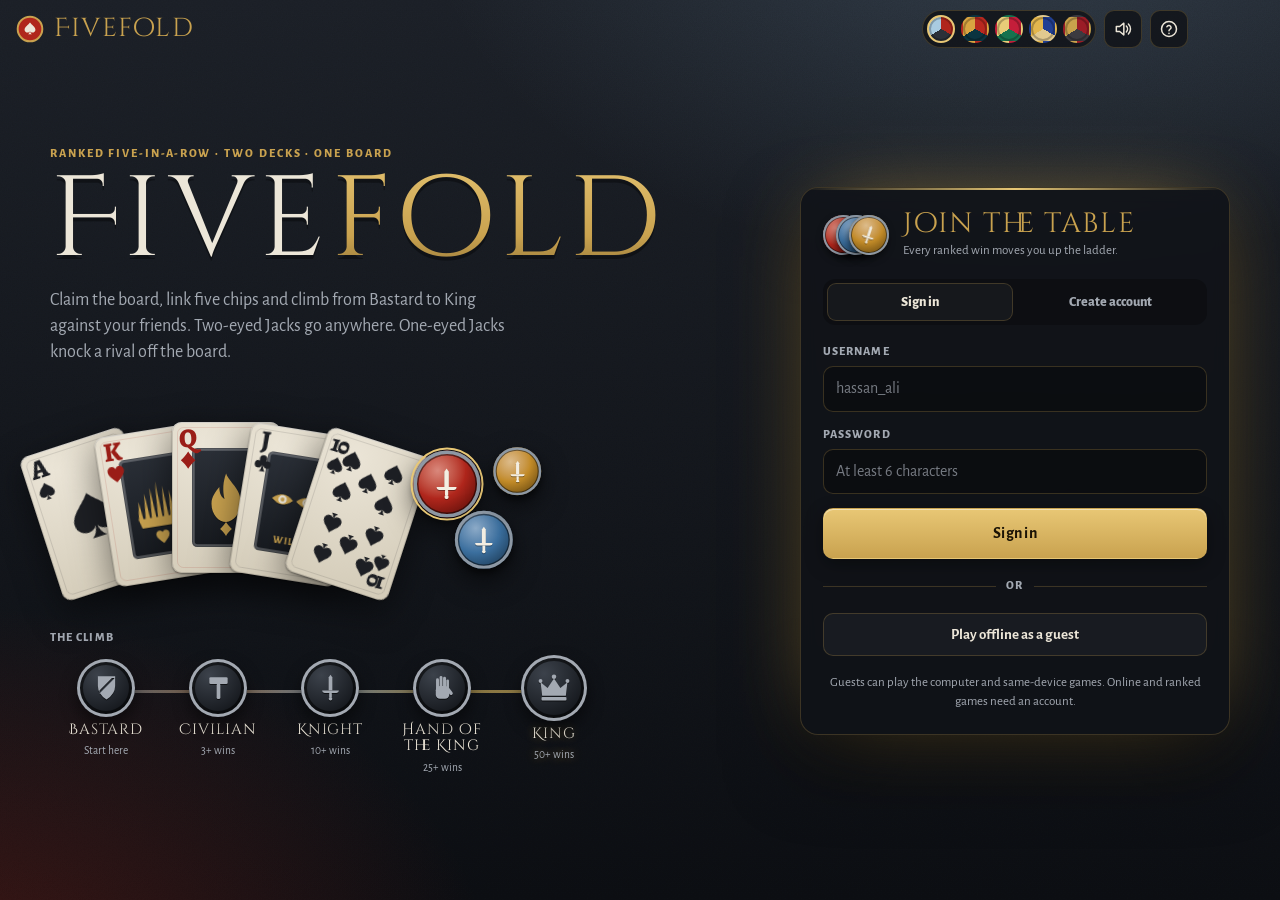
<file: public/index.html>
<!doctype html>
<html lang="en">
<head>
<meta charset="utf-8">
<meta name="viewport" content="width=device-width, initial-scale=1, viewport-fit=cover">
<meta name="theme-color" content="#061b22">
<meta name="description" content="Fivefold: a themed five-in-a-row card board game. Play the computer, pass and play, or ranked online games with friends.">
<meta name="apple-mobile-web-app-capable" content="yes">
<meta name="mobile-web-app-capable" content="yes">
<meta name="apple-mobile-web-app-status-bar-style" content="black-translucent">
<meta name="apple-mobile-web-app-title" content="Fivefold">
<meta name="format-detection" content="telephone=no">
<title>Fivefold</title>
<link rel="manifest" href="manifest.webmanifest">
<link rel="icon" href="icons/icon-192.png" type="image/png">
<link rel="apple-touch-icon" href="icons/icon-180.png">
<link rel="preconnect" href="https://fonts.googleapis.com">
<link rel="preconnect" href="https://fonts.gstatic.com" crossorigin>
<link rel="preconnect" href="https://rkrywbtpefdtixstkaxs.supabase.co" crossorigin>
<link rel="stylesheet" href="https://fonts.googleapis.com/css2?family=Alegreya:wght@500;700;800&family=Alegreya+Sans:wght@400;500;700;800&family=Pirata+One&family=Limelight&family=Cinzel:wght@600;700;800&family=Cinzel+Decorative:wght@700&family=IM+Fell+English+SC&display=swap">
<link rel="stylesheet" href="css/styles.css?v=5">
<link rel="stylesheet" href="css/power.css?v=1">
<script>
  // Paint the saved theme and the right first screen before anything else loads (no flash).
  (function () {
    try {
      var k = JSON.parse(localStorage.getItem('ff-skin') || '"iron"');
      document.documentElement.dataset.skin = ['pirate', 'casino', 'egypt', 'medieval', 'iron'].indexOf(k) >= 0 ? k : 'iron';
      var signedIn = !!localStorage.getItem('ff-auth');
      var guest = sessionStorage.getItem('ff-guest') === '1';
      document.documentElement.dataset.boot = signedIn || guest ? 'menu' : 'auth';
    } catch (e) { document.documentElement.dataset.boot = 'auth'; }
  })();
</script>
</head>
<body>
<svg width="0" height="0" style="position:absolute" aria-hidden="true"><defs id="sprite"></defs></svg>
<div class="embers" aria-hidden="true"><i></i><i></i><i></i><i></i><i></i><i></i><i></i><i></i><i></i><i></i><i></i><i></i><i></i><i></i><i></i><i></i></div>
<div class="app" id="app">
  <header class="topbar">
    <button class="brand" id="brandBtn" aria-label="Main menu">
      <svg class="brand-mark" viewBox="0 0 100 100"><circle cx="50" cy="50" r="44" style="fill:var(--t0)"/><circle cx="50" cy="50" r="44" fill="none" style="stroke:var(--accent)" stroke-width="7"/><use href="#su-S" x="27" y="25" width="46" height="46" style="fill:var(--ink)"/></svg>
      <span class="brand-name">Fivefold</span>
    </button>
    <div class="bar-right">
      <div class="skins" id="skinDots" role="group" aria-label="Theme">
        <button class="skin-dot" data-k="iron" title="Iron Realm" aria-label="Iron Realm theme"></button>
        <button class="skin-dot" data-k="pirate" title="Pirate Cove" aria-label="Pirate Cove theme"></button>
        <button class="skin-dot" data-k="casino" title="Royal Casino" aria-label="Royal Casino theme"></button>
        <button class="skin-dot" data-k="egypt" title="Ancient Egypt" aria-label="Ancient Egypt theme"></button>
        <button class="skin-dot" data-k="medieval" title="Medieval Kingdom" aria-label="Medieval Kingdom theme"></button>
      </div>
      <button class="icon-btn" id="soundBtn" aria-label="Sound on or off"><svg viewBox="0 0 24 24"><path d="M4 9v6h4l5 4V5L8 9H4z"/><path class="wave" d="M16 8.5a5 5 0 0 1 0 7M18.5 6a8.5 8.5 0 0 1 0 12"/><path class="mute" d="M17 9l5 6M22 9l-5 6"/></svg></button>
      <button class="icon-btn" id="rulesBtn" aria-label="How to play"><svg viewBox="0 0 24 24"><circle cx="12" cy="12" r="9"/><path d="M9.5 9.3a2.6 2.6 0 0 1 5 .9c0 1.8-2.5 2.3-2.5 3.8"/><path d="M12 17.2v.1"/></svg></button>
      <button class="me-btn" id="meBtn" aria-label="Your profile"></button>
    </div>
  </header>

  <!-- ================= SIGN IN ================= -->
  <main class="screen auth" id="auth" hidden>
    <section class="auth-hero">
      <div class="eyebrow">Ranked five-in-a-row · Two decks · One board</div>
      <h1 class="title">Five<span>fold</span></h1>
      <p class="lede">Claim the board, link five chips and climb from Bastard to King against your friends. Two-eyed Jacks go anywhere. One-eyed Jacks knock a rival off the board.</p>
      <div class="fan auth-fan" id="authFan" aria-hidden="true"></div>
    </section>
    <section class="road-wrap">
      <div class="label">The climb</div>
      <ol class="road" id="authRoad"></ol>
    </section>
    <section class="play-card auth-card">
      <div class="auth-top">
        <div class="chip-stack" id="authChips" aria-hidden="true"></div>
        <div><h2>Join the table</h2><p class="note">Every ranked win moves you up the ladder.</p></div>
      </div>
      <div class="tabs two" role="tablist">
        <button role="tab" id="au-in" aria-selected="true">Sign in</button>
        <button role="tab" id="au-up" aria-selected="false">Create account</button>
      </div>
      <form id="authForm" autocomplete="on" novalidate>
        <label class="field"><span class="label">Username</span><input class="input" id="auUser" name="username" autocomplete="username" autocapitalize="none" autocorrect="off" spellcheck="false" maxlength="20" placeholder="hassan_ali" required></label>
        <label class="field"><span class="label">Password</span><input class="input" id="auPass" name="password" type="password" autocomplete="current-password" minlength="6" placeholder="At least 6 characters" required></label>
        <div id="upOnly" hidden style="display:grid;gap:14px">
          <label class="field"><span class="label">Name on the leaderboard</span><input class="input" id="auName" maxlength="24" placeholder="Hassan Ali"></label>
          <div class="field"><span class="label">Your crest</span><div class="crest-pick" id="auCrest"></div></div>
          <div class="field"><span class="label">House colour</span><div class="color-pick" id="auColor"></div></div>
        </div>
        <p class="form-err" id="authErr" role="alert" hidden></p>
        <button class="btn primary big" id="authGo" type="submit">Sign in</button>
      </form>
      <div class="or"><span>or</span></div>
      <button class="btn guest-btn" id="btnGuest">Play offline as a guest</button>
      <p class="note center-note" id="authNote">Guests can play the computer and same-device games. Online and ranked games need an account.</p>
    </section>
  </main>

  <!-- ================= MENU ================= -->
  <main class="screen menu" id="menu" hidden>
    <section class="hero">
      <div class="eyebrow" id="heroEyebrow">Two decks · One board · Five in a row</div>
      <h1 class="title">Five<span>fold</span></h1>
      <p class="lede">Play a card, claim its square, and link five chips before your rivals do. Two-eyed Jacks go anywhere. One-eyed Jacks knock a rival chip off the board.</p>
      <div class="fan" id="fan" aria-hidden="true"></div>
      <div class="label" style="margin-bottom:8px">Table theme</div>
      <div class="themes" id="themeTiles"></div>
    </section>

    <section class="play-card">
      <button class="me-strip" id="meStrip"></button>
      <h2>Take a seat</h2>
      <div class="field"><span class="label">Game</span>
        <div class="variant" id="variantPick" role="radiogroup" aria-label="Game variant">
          <button class="vt" data-v="classic" role="radio" aria-checked="true"><span class="vt-art vt-classic" id="vtClassic" aria-hidden="true"></span><span class="vt-name">Classic</span><span class="vt-sub">The game you know</span></button>
          <button class="vt power" data-v="power" role="radio" aria-checked="false"><span class="vt-art" id="vtFan" aria-hidden="true"></span><span class="vt-name">Power Cards</span><span class="vt-sub">6 special cards · one per team</span></button>
        </div>
        <div class="variant-note"><p class="note" id="variantNote"></p><button class="linkbtn" id="btnPwRules" type="button">See the 6 power cards</button></div>
      </div>
      <div class="continue" id="continueBox" hidden>
        <div><div style="font-weight:800">Game in progress</div><div class="note" id="continueNote"></div></div>
        <button class="btn primary" id="btnContinue">Continue</button>
      </div>
      <div class="tabs" role="tablist">
        <button role="tab" id="tab-cpu" aria-selected="true" aria-controls="p-cpu">Computer</button>
        <button role="tab" id="tab-local" aria-selected="false" aria-controls="p-local">Same device</button>
        <button role="tab" id="tab-online" aria-selected="false" aria-controls="p-online">Online</button>
      </div>

      <div class="tabpanel" id="p-cpu" role="tabpanel">
        <div class="field"><span class="label">Match</span>
          <div class="seg" id="cpuMatch">
            <button data-v="1v1" aria-pressed="true">1 vs 1</button>
            <button data-v="2v2" aria-pressed="false">2 vs 2 with a partner</button>
            <button data-v="3way" aria-pressed="false">Three-way</button>
          </div>
        </div>
        <div class="field"><span class="label">Opponents</span>
          <div class="seg" id="cpuLevel">
            <button data-v="easy" aria-pressed="false">Easy</button>
            <button data-v="normal" aria-pressed="true">Normal</button>
            <button data-v="hard" aria-pressed="false">Hard</button>
          </div>
        </div>
        <div class="field"><span class="label">Game length</span>
          <div class="seg rule-seg" id="cpuRule">
            <button data-v="race" aria-pressed="true">First to 2 sequences</button>
            <button data-v="full" aria-pressed="false">Full board</button>
          </div>
          <p class="note rule-note"></p>
        </div>
        <label class="field" id="cpuNameField"><span class="label">Your name</span><input class="input" id="cpuName" maxlength="18" placeholder="You"></label>
        <p class="note rank-note" id="cpuRankNote" hidden></p>
        <p class="note" id="cpuRecord"></p>
        <button class="btn primary big" id="btnStartCpu">Deal the cards</button>
      </div>

      <div class="tabpanel" id="p-local" role="tabpanel" hidden>
        <div class="field"><span class="label">Players</span>
          <div class="seg" id="localCount">
            <button data-v="2" aria-pressed="true">2</button>
            <button data-v="3" aria-pressed="false">3</button>
            <button data-v="4" aria-pressed="false">4</button>
            <button data-v="6" aria-pressed="false">6</button>
          </div>
        </div>
        <div class="names" id="localNames"></div>
        <div class="field"><span class="label">Game length</span>
          <div class="seg rule-seg" id="localRule">
            <button data-v="race" aria-pressed="true">First to 2 sequences</button>
            <button data-v="full" aria-pressed="false">Full board</button>
          </div>
          <p class="note rule-note"></p>
        </div>
        <p class="note">Pass the device after each turn. Hands stay hidden until the next player taps to reveal. Same-device games are not ranked.</p>
        <button class="btn primary big" id="btnStartLocal">Deal the cards</button>
      </div>

      <div class="tabpanel" id="p-online" role="tabpanel" hidden>
        <p class="note" id="onlineWait">Connecting to the tables…</p>
        <div id="onlineSignin" hidden style="display:grid;gap:12px">
          <p class="note">Online games are ranked, so every player needs an account. Wins move you up from Bastard to King.</p>
          <button class="btn primary big" id="btnOnlineSignin">Sign in or create an account</button>
        </div>
        <div id="onlineOff" hidden class="note">Online tables cannot be reached right now.</div>
        <div id="onlineHome" hidden style="display:grid;gap:14px">
          <button class="btn primary big" id="btnCreate">Open a new table</button>
          <div class="field"><span class="label">Have a code?</span>
            <div class="join-row"><input class="input" id="joinCode" maxlength="5" placeholder="CODE" autocomplete="off" autocapitalize="characters" spellcheck="false"><button class="btn" id="btnJoin">Join</button></div>
          </div>
          <div class="continue" id="rejoinBox" hidden><div><div style="font-weight:800">Your table <span id="rejoinCode"></span></div><div class="note">Pick up where you left off.</div></div><button class="btn" id="btnRejoin">Rejoin</button></div>
          <div class="field"><span class="label">Open tables</span><ul class="open-list" id="openList"></ul></div>
        </div>
        <div id="lobby" hidden style="display:grid;gap:14px">
          <div class="field"><span class="label">Table code</span><div class="lobby-code" id="lobbyCode">·····</div></div>
          <div class="row"><button class="btn" id="btnCopy">Copy invite link</button><span class="note">Friends open the link, sign in and join. They can also enter the code under Online.</span></div>
          <div class="field"><span class="label">At the table</span><ul class="plist" id="lobbyPlayers"></ul></div>
          <div class="field"><span class="label">Game length</span>
            <div class="seg rule-seg" id="onlineRule">
              <button data-v="race" aria-pressed="true">First to 2 sequences</button>
              <button data-v="full" aria-pressed="false">Full board</button>
            </div>
            <p class="note rule-note"></p>
          </div>
          <div class="field"><span class="label">Game</span>
            <div class="seg" id="onlineVariant">
              <button data-v="classic" aria-pressed="true">Classic</button>
              <button data-v="power" aria-pressed="false">Power Cards</button>
            </div>
          </div>
          <p class="note" id="lobbyHint"></p>
          <div class="row"><button class="btn primary big" id="btnStartOnline">Start the game</button><button class="btn" id="btnLeaveLobby">Leave table</button></div>
        </div>
      </div>
    </section>
  </main>

  <!-- ================= HALL (profile + leaderboard) ================= -->
  <main class="screen hall" id="hall" hidden>
    <div class="hall-tabs tabs two" role="tablist">
      <button role="tab" id="hall-me" aria-selected="true">My profile</button>
      <button role="tab" id="hall-board" aria-selected="false">Leaderboard</button>
    </div>
    <section class="panel hall-me" id="hallMe"></section>
    <section class="panel hall-board" id="hallBoard">
      <div class="hb-title"><h2>Leaderboard</h2><button class="icon-btn" id="btnBoardRefresh" aria-label="Refresh leaderboard"><svg viewBox="0 0 24 24"><path d="M20 11a8 8 0 1 0-2.3 5.7"/><path d="M20 4v7h-7"/></svg></button></div>
      <p class="note" id="boardNote">Ranked by online wins.</p>
      <ol class="board" id="boardList"></ol>
    </section>
  </main>

  <!-- ================= GAME ================= -->
  <main class="screen game" id="game" hidden>
    <div class="board-area" id="boardArea">
      <div class="frame" id="frame">
        <div class="engrave top">FIVEFOLD</div>
        <div class="plaque tl">One-eyed Jacks remove</div>
        <div class="plaque tr">Two-eyed Jacks are wild</div>
        <div class="mat"><div class="grid" id="grid" role="grid" aria-label="Game board"></div></div>
        <div class="plaque bl">Two-eyed Jacks are wild</div>
        <div class="plaque br">One-eyed Jacks remove</div>
        <div class="engrave bottom">FIVEFOLD</div>
      </div>
    </div>
    <div class="panel status" id="status" aria-live="polite"></div>
    <div class="panel hand-box">
      <div class="hb-head"><span class="label" id="handLabel">Your hand</span><span class="note" id="handNote"></span></div>
      <div class="hand" id="hand"></div>
      <div class="actions" id="actions"></div>
    </div>
    <div class="panel teams" id="teams"></div>
    <div class="panel logbox">
      <div class="pile" id="pile"></div>
      <span class="label" id="logLabel">Captain's log</span>
      <ol class="log" id="log"></ol>
      <div class="game-foot"><button class="btn" id="btnMenu">Main menu</button><button class="btn" id="btnRestart">New game</button><button class="btn" id="btnPlayers" hidden>Players</button><button class="btn danger" id="btnEnd">End game</button></div>
    </div>
  </main>
</div>

<div class="overlay" id="handoff" hidden><div class="modal center" id="handoffBody"></div></div>
<div class="overlay" id="victory" hidden><div class="modal center" id="victoryBody"></div></div>
<div class="overlay" id="cardModal" hidden><div class="modal center" id="cardBody"></div></div>
<div class="overlay" id="editProf" hidden>
  <form class="modal" id="editForm" novalidate>
    <h2>Edit profile</h2>
    <label class="field"><span class="label">Name on the leaderboard</span><input class="input" id="edName" maxlength="24" required></label>
    <label class="field"><span class="label">Motto</span><input class="input" id="edMotto" maxlength="60" placeholder="A few words under your name"></label>
    <div class="field"><span class="label">Crest</span><div class="crest-pick" id="edCrest"></div></div>
    <div class="field"><span class="label">House colour</span><div class="color-pick" id="edColor"></div></div>
    <p class="form-err" id="edErr" role="alert" hidden></p>
    <div class="row"><button class="btn primary" type="submit" id="edSave">Save</button><button class="btn" type="button" id="edCancel">Cancel</button></div>
  </form>
</div>
<div class="overlay" id="rules" hidden>
  <div class="modal">
    <h2>How to play</h2>
    <p>Every card except the Jacks appears twice on the board. The four corners are free squares that count for everyone.</p>
    <h3>Your turn</h3>
    <ul>
      <li>Pick a card from your hand. Its two squares light up.</li>
      <li>Tap a lit square, then tap it again (or press Place chip) to claim it. You draw a new card automatically.</li>
      <li>If both squares for a card are taken, it is dead. Swap it for a fresh card, once per turn.</li>
    </ul>
    <h3>Jacks</h3>
    <div class="jack-demo" id="jackDemo"></div>
    <p class="note">Chips in a finished sequence are locked and cannot be removed.</p>
    <h3>Sequences</h3>
    <ul>
      <li>A sequence is five of your chips in a row: across, down or diagonal. Free corners count as yours.</li>
      <li>Sequences that cross each other can share chips. A new diagonal can run straight through chips you already used across and down.</li>
      <li>Two sequences on the same line may share one chip, so a run of nine or ten in a row counts as two sequences, in whatever order you filled it.</li>
    </ul>
    <h3>Winning</h3>
    <ul>
      <li><b>First to 2 sequences:</b> two teams need two sequences, three teams need one. First to get there wins.</li>
      <li><b>Full board:</b> keep playing until the board is full or the cards run out. The team with the most sequences wins. If that's tied, the team with more chips on the board wins.</li>
      <li><b>End game</b> stops the game at any time (online, only the host can). The team with the most sequences wins, then the most chips on the board.</li>
    </ul>
    <h3>Ranks</h3>
    <p class="note">Ranked games: online games between accounts, and games against <b>Hard</b> computer opponents. A game needs at least 10 moves to count, and games stopped with End game against the computer don't count. Every ranked win moves you up the ladder.</p>
    <ol class="ladder" id="rulesLadder"></ol>
    <h3>Power Cards variant</h3>
    <p class="note">A separate game mode with six special cards (Explosion, Color Change, Table Flipper, Turn Skipper, Team Swap and Mine). <button class="linkbtn" id="btnPwRules2" type="button">Read the Power Cards rules</button></p>
    <button class="btn primary" id="rulesClose">Got it</button>
  </div>
</div>
<div class="toast" id="toast" hidden role="status"></div>
<canvas class="fx" id="fx"></canvas>

<script src="js/config.js?v=3"></script>
<script src="js/supabase.js?v=2.117.2" defer></script>
<script src="js/engine.js?v=4" defer></script>
<script src="js/power.js?v=1" defer></script>
<script src="js/power-ui.js?v=1" defer></script>
<script src="js/app.js?v=6" defer></script>
</body>
</html>
</file>
<file: public/css/styles.css>
/* Layout: one table — the board is the hero (left, full height), the play rail sits right; on phones they stack. Each skin is a whole world swapped by tokens. */
:root, [data-skin="pirate"] {
  --bg: #061b22; --scene: radial-gradient(1100px 620px at 78% -8%, rgba(76,168,178,.28), transparent 62%), radial-gradient(900px 700px at -10% 110%, rgba(0,0,0,.55), transparent 60%), linear-gradient(180deg, #0b3440, #061a21);
  --ink: #f2e7c9; --muted: #a7bab2; --accent: #d9a441; --accent-hi: #f0c66b; --accent-ink: #25170a;
  --panel: rgba(6,26,32,.78); --panel-2: rgba(255,240,200,.05); --line: rgba(217,164,65,.26);
  --card: #f3e6c4; --card2: #e3cf9f; --card-ink: #2a2017; --card-red: #a3261b; --court1: #ead7a8; --court2: #d6bb80;
  --free: #2a1a0d; --free2: #3d2714; --free-ink: #d9a441;
  --frame: repeating-linear-gradient(90deg, rgba(0,0,0,.13) 0 2px, transparent 2px 13px, rgba(255,220,160,.05) 13px 15px, transparent 15px 27px), linear-gradient(180deg, #74492a, #4a2c15 55%, #5a371b);
  --frame-edge: #c99a4b; --mat: #2e1c0e; --engrave: #e3b457; --engrave-shadow: 0 2px 0 rgba(0,0,0,.6);
  --t0: #b8281f; --t1: #1f4f9f; --t2: #1e7a4a;
  --font-display: 'Pirata One', 'Cinzel', Georgia, serif; --font-body: 'Alegreya Sans', 'Segoe UI', system-ui, sans-serif; --font-card: 'Alegreya', Georgia, serif;
  --display-track: .02em;
  color-scheme: dark;
}
[data-skin="casino"] {
  --bg: #07291d; --scene: radial-gradient(ellipse 90% 70% at 50% 25%, #15724e, #0a3d2a 58%, #05231a);
  --ink: #f7f0dc; --muted: #a9c7b7; --accent: #d6b25c; --accent-hi: #f1d890; --accent-ink: #1f1a08;
  --panel: rgba(4,32,22,.8); --panel-2: rgba(255,255,255,.04); --line: rgba(214,178,92,.3);
  --card: #fdf9ef; --card2: #f0e8d3; --card-ink: #17171c; --card-red: #c01d2f; --court1: #f7eed6; --court2: #e6d4a6;
  --free: #0b2c20; --free2: #124532; --free-ink: #e2c26f;
  --frame: linear-gradient(135deg, #7d5e1c, #e8cd78 22%, #a7832f 44%, #f5e09a 64%, #8b6a24 86%, #d9bb66);
  --frame-edge: #fff1c2; --mat: #0f5539; --engrave: #103a29; --engrave-shadow: 0 1px 0 rgba(255,245,210,.55);
  --t0: #c41e3a; --t1: #1c4fb8; --t2: #0f8a5c;
  --font-display: 'Limelight', 'Cinzel', Georgia, serif; --display-track: .06em;
}
[data-skin="egypt"] {
  --bg: #1c120a; --scene: radial-gradient(1000px 620px at 82% -6%, rgba(229,184,86,.28), transparent 62%), radial-gradient(800px 600px at 0% 100%, rgba(26,54,120,.35), transparent 60%), linear-gradient(180deg, #3b2714, #1c120a);
  --ink: #f5e6c0; --muted: #c4ae88; --accent: #e3b64e; --accent-hi: #f6d57f; --accent-ink: #2a1b05;
  --panel: rgba(28,20,12,.8); --panel-2: rgba(255,230,170,.05); --line: rgba(227,182,78,.3);
  --card: #f1e2b8; --card2: #e1c98f; --card-ink: #1d2c5c; --card-red: #a8351c; --court1: #1f3b86; --court2: #142a63;
  --free: #1a2f6b; --free2: #243f8c; --free-ink: #efc660;
  --frame: repeating-linear-gradient(90deg, transparent 0 18px, rgba(227,182,78,.16) 18px 20px), linear-gradient(180deg, #25449a, #152c6a);
  --frame-edge: #e3b64e; --mat: #c9a263; --engrave: #efc660; --engrave-shadow: 0 2px 0 rgba(0,0,0,.55);
  --t0: #b8401d; --t1: #213f94; --t2: #148a84;
  --font-display: 'Cinzel', Georgia, serif; --display-track: .12em;
}
[data-skin="medieval"] {
  --bg: #121115; --scene: radial-gradient(900px 560px at 50% -10%, rgba(200,162,76,.16), transparent 62%), radial-gradient(700px 500px at 100% 100%, rgba(120,20,28,.25), transparent 60%), linear-gradient(180deg, #27252b, #131216);
  --ink: #ede3cc; --muted: #b0a794; --accent: #c9a24c; --accent-hi: #e6c574; --accent-ink: #1e1606;
  --panel: rgba(22,20,25,.82); --panel-2: rgba(255,240,210,.04); --line: rgba(201,162,76,.26);
  --card: #efe2c4; --card2: #dccaa1; --card-ink: #221b15; --card-red: #8e1b24; --court1: #7a1720; --court2: #521016;
  --free: #2b2a31; --free2: #3b3a42; --free-ink: #c9a24c;
  --frame: radial-gradient(circle at 12px 12px, #9a9aa3 0 3px, #2f2e33 3.5px 5px, transparent 5.5px) 0 0 / 34px 34px, linear-gradient(180deg, #5e5d64, #3b3a40 60%, #4a4950);
  --frame-edge: #8c8b93; --mat: #2a1d13; --engrave: #d4b060; --engrave-shadow: 0 2px 0 rgba(0,0,0,.7);
  --t0: #9b1c26; --t1: #26448a; --t2: #2e6e36;
  --font-display: 'IM Fell English SC', 'Cinzel', Georgia, serif; --display-track: .04em;
}
[data-skin="iron"] {
  --bg: #0b0d11; --scene: radial-gradient(1000px 600px at 80% -10%, rgba(140,180,210,.18), transparent 60%), radial-gradient(900px 620px at -5% 110%, rgba(170,40,24,.30), transparent 62%), linear-gradient(180deg, #1a1e25, #0b0d11);
  --ink: #ece6d8; --muted: #a3a9b2; --accent: #c9a24f; --accent-hi: #e8c775; --accent-ink: #1b1305;
  --panel: rgba(16,19,24,.82); --panel-2: rgba(220,230,245,.045); --line: rgba(201,162,79,.24);
  --card: #ebe5d7; --card2: #d4ccb9; --card-ink: #1d1f24; --card-red: #9a1d17; --court1: #2b3038; --court2: #15181d;
  --free: #161a20; --free2: #262c35; --free-ink: #a9cbe0;
  --frame: radial-gradient(circle, #a4adb8 0 2.2px, #15181c 2.6px 3.8px, transparent 4.2px) left 1px top 6px / 10px 28px repeat-y, radial-gradient(circle, #a4adb8 0 2.2px, #15181c 2.6px 3.8px, transparent 4.2px) right 1px top 6px / 10px 28px repeat-y, linear-gradient(180deg, #3b4149, #1f2329 55%, #2d3239);
  --frame-edge: #7b8c9c; --mat: #0d0f13; --engrave: #b6d3e6; --engrave-shadow: 0 2px 0 rgba(0,0,0,.75), 0 0 12px rgba(150,200,230,.25);
  --t0: #b0261c; --t1: #3b6f9e; --t2: #c28b28;
  --font-display: 'Cinzel Decorative', 'Cinzel', Georgia, serif; --display-track: .06em;
}
:root { --cell: 40px; --safe-b: env(safe-area-inset-bottom, 0px); }

[hidden] { display: none !important; }
html { height: 100%; background: var(--bg); }
html, body { touch-action: manipulation; -webkit-text-size-adjust: 100%; }
body { min-height: 100%; }
button, .cell, .hcard { -webkit-tap-highlight-color: transparent; }
img { max-width: 100%; }
body { margin: 0; background: var(--scene), var(--bg); background-attachment: fixed; color: var(--ink); font-family: var(--font-body); font-size: 15px; line-height: 1.45; -webkit-font-smoothing: antialiased; }
body::before { content: ""; position: fixed; inset: 0; pointer-events: none; z-index: 0; opacity: .5; mix-blend-mode: overlay;
  background-image: url("data:image/svg+xml;utf8,<svg xmlns='http://www.w3.org/2000/svg' width='180' height='180'><filter id='n'><feTurbulence type='fractalNoise' baseFrequency='.8' numOctaves='2' stitchTiles='stitch'/><feColorMatrix values='0 0 0 0 .5  0 0 0 0 .5  0 0 0 0 .5  0 0 0 .55 0'/></filter><rect width='100%' height='100%' filter='url(%23n)'/></svg>"); }
button, input { font: inherit; color: inherit; }
button { cursor: pointer; }
:focus-visible { outline: 2px solid var(--accent-hi); outline-offset: 2px; }
.app { position: relative; z-index: 1; min-height: 100%; min-height: 100dvh; display: flex; flex-direction: column; padding-inline: max(16px, env(safe-area-inset-left, 0px)) max(16px, env(safe-area-inset-right, 0px)); padding-top: env(safe-area-inset-top, 0px); box-sizing: border-box; }

/* ---------- top bar ---------- */
.topbar { display: flex; align-items: center; justify-content: space-between; gap: 12px; padding-block: 10px; flex-wrap: wrap; }
.brand { display: flex; align-items: center; gap: 10px; background: none; border: 0; padding: 0; color: var(--accent); }
.brand-mark { width: 28px; height: 28px; }
.brand-name { font-family: var(--font-display); font-size: 26px; letter-spacing: var(--display-track); line-height: 1; }
.bar-right { display: flex; align-items: center; gap: 8px; }
.skins { display: flex; gap: 6px; padding: 4px; border-radius: 999px; background: var(--panel); border: 1px solid var(--line); }
.skin-dot { width: 28px; height: 28px; border-radius: 50%; border: 2px solid transparent; padding: 0; background: var(--sw); box-shadow: inset 0 0 0 2px rgba(0,0,0,.25); transition: transform .15s; }
@media (hover: hover) { .skin-dot:hover { transform: scale(1.08); } }
.skin-dot[aria-pressed="true"] { border-color: var(--accent-hi); }
.skin-dot[data-k="pirate"] { --sw: conic-gradient(#b8281f 0 33%, #0b3440 0 66%, #d9a441 0); }
.skin-dot[data-k="casino"] { --sw: conic-gradient(#c41e3a 0 33%, #15724e 0 66%, #e8cd78 0); }
.skin-dot[data-k="egypt"] { --sw: conic-gradient(#213f94 0 33%, #e1c98f 0 66%, #e3b64e 0); }
.skin-dot[data-k="medieval"] { --sw: conic-gradient(#9b1c26 0 33%, #3b3a40 0 66%, #c9a24c 0); }
.skin-dot[data-k="iron"] { --sw: conic-gradient(#b0261c 0 33%, #2b3038 0 66%, #a9cbe0 0); }
.icon-btn { width: 38px; height: 38px; display: grid; place-items: center; border-radius: 10px; background: var(--panel); border: 1px solid var(--line); color: var(--ink); padding: 0; }
.icon-btn svg { width: 20px; height: 20px; fill: none; stroke: currentColor; stroke-width: 1.8; stroke-linecap: round; stroke-linejoin: round; }
.icon-btn.off .wave { display: none; }
.icon-btn:not(.off) .mute { display: none; }

/* ---------- buttons & inputs ---------- */
.btn { display: inline-flex; align-items: center; justify-content: center; gap: 8px; font-weight: 700; border-radius: 10px; padding: 10px 16px; border: 1px solid var(--line); background: var(--panel-2); color: var(--ink); transition: transform .12s, background .2s, box-shadow .2s; }
@media (hover: hover) { .btn:hover { background: rgba(255,255,255,.08); } }
.btn:active { transform: translateY(1px); }
.btn.primary { background: linear-gradient(180deg, var(--accent-hi), var(--accent)); color: var(--accent-ink); border-color: transparent; box-shadow: 0 6px 18px rgba(0,0,0,.35), inset 0 1px 0 rgba(255,255,255,.45); letter-spacing: .02em; }
.btn.primary:hover { filter: brightness(1.06); }
.btn.big { padding: 13px 22px; font-size: 16px; }
.btn[disabled] { opacity: .45; cursor: not-allowed; }
.seg { display: flex; flex-wrap: wrap; gap: 6px; }
.seg button { border: 1px solid var(--line); background: var(--panel-2); border-radius: 999px; padding: 7px 14px; font-weight: 700; font-size: 14px; }
.seg button[aria-pressed="true"] { background: var(--accent); color: var(--accent-ink); border-color: transparent; }
.field { display: grid; gap: 6px; }
.label { font-size: 12px; font-weight: 800; letter-spacing: .09em; text-transform: uppercase; color: var(--muted); }
.input { background: rgba(0,0,0,.28); border: 1px solid var(--line); border-radius: 10px; padding: 10px 12px; width: 100%; box-sizing: border-box; min-width: 0; font-size: 16px; -webkit-appearance: none; appearance: none; }
.input::placeholder { color: var(--muted); opacity: .7; }

/* ---------- menu ---------- */
.screen[hidden] { display: none !important; }
.menu { flex: 1; width: 100%; max-width: 1200px; margin-inline: auto; display: grid; grid-template-columns: minmax(0, 1.15fr) minmax(0, 1fr); gap: 48px; align-items: center; padding-block: 16px 48px; box-sizing: border-box; }
.hero { min-width: 0; }
.eyebrow { font-size: 12px; font-weight: 800; letter-spacing: .16em; text-transform: uppercase; color: var(--accent); }
.hero h1 { font-family: var(--font-display); font-weight: 400; font-size: clamp(56px, 10vw, 138px); line-height: .88; margin: 10px 0 14px; color: var(--ink); letter-spacing: var(--display-track); text-shadow: 0 4px 0 rgba(0,0,0,.35); text-wrap: balance; }
.hero h1 span { color: var(--accent); }
.hero .lede { font-size: 18px; color: var(--muted); max-width: 46ch; margin: 0 0 26px; }
.themes { display: grid; grid-template-columns: repeat(5, minmax(0, 1fr)); gap: 10px; }
.theme-tile { text-align: left; border-radius: 14px; padding: 10px; border: 1px solid var(--line); background: var(--scene), var(--bg); color: var(--ink); display: grid; gap: 8px; min-width: 0; transition: transform .15s, border-color .2s; }
@media (hover: hover) { .theme-tile:hover { transform: translateY(-2px); } }
.theme-tile[aria-pressed="true"] { border-color: var(--accent); box-shadow: 0 0 0 2px var(--accent) inset; }
.theme-tile .tt-name { font-family: var(--font-display); font-size: 17px; color: var(--accent); letter-spacing: var(--display-track); line-height: 1.1; }
.theme-tile .tt-row { display: flex; align-items: center; gap: 4px; }
.theme-tile .tt-card { width: 26px; height: 36px; --w: 26px; }
.theme-tile .tt-chip { width: 20px; height: 20px; position: relative; }
.theme-tile .tt-chip .chip { width: 20px; }

.play-card { background: var(--panel); border: 1px solid var(--line); border-radius: 18px; padding: 22px; backdrop-filter: blur(8px); box-shadow: 0 30px 60px rgba(0,0,0,.35); display: grid; gap: 18px; min-width: 0; }
.play-card h2 { font-family: var(--font-display); font-weight: 400; font-size: 30px; margin: 0; color: var(--accent); letter-spacing: var(--display-track); }
.tabs { display: grid; grid-template-columns: repeat(3, 1fr); gap: 4px; background: rgba(0,0,0,.25); border-radius: 12px; padding: 4px; }
.tabs button { border: 0; background: transparent; padding: 9px 6px; border-radius: 9px; font-weight: 800; font-size: 14px; color: var(--muted); }
.tabs button[aria-selected="true"] { background: var(--panel-2); color: var(--ink); box-shadow: inset 0 0 0 1px var(--line); }
.tabpanel { display: grid; gap: 16px; }
.tabpanel[hidden] { display: none; }
.names { display: grid; grid-template-columns: repeat(2, minmax(0, 1fr)); gap: 8px; }
.name-row { display: flex; align-items: center; gap: 8px; min-width: 0; }
.name-row .dot { width: 14px; height: 14px; border-radius: 50%; flex: none; }
.continue { display: flex; align-items: center; justify-content: space-between; gap: 10px; padding: 12px 14px; border-radius: 12px; border: 1px dashed var(--line); }
.continue[hidden] { display: none; }
.note { font-size: 13px; color: var(--muted); margin: 0; }
.join-row { display: flex; gap: 8px; }
.join-row .input { text-transform: uppercase; letter-spacing: .25em; font-weight: 800; }
.open-list { list-style: none; margin: 0; padding: 0; display: grid; gap: 6px; max-height: 190px; overflow: auto; }
.open-list li { display: flex; align-items: center; justify-content: space-between; gap: 8px; padding: 8px 10px; border-radius: 10px; background: rgba(0,0,0,.2); }
.open-list .code { font-weight: 800; letter-spacing: .2em; font-variant-numeric: tabular-nums; }
.lobby-code { font-family: var(--font-card); font-weight: 800; font-size: 46px; letter-spacing: .28em; text-align: center; color: var(--accent); padding: 10px; border-radius: 12px; background: rgba(0,0,0,.28); border: 1px solid var(--line); }
.plist { list-style: none; margin: 0; padding: 0; display: grid; gap: 6px; }
.plist li { display: flex; align-items: center; gap: 10px; padding: 8px 10px; border-radius: 10px; background: rgba(0,0,0,.2); }
.plist .tag { margin-left: auto; font-size: 12px; color: var(--muted); font-weight: 700; }
.row { display: flex; gap: 8px; flex-wrap: wrap; align-items: center; }

/* ---------- card face ---------- */
.cf { position: relative; width: 100%; height: 100%; box-sizing: border-box; border-radius: calc(var(--w) * .09); background: radial-gradient(120% 90% at 30% 15%, var(--card), var(--card2)); color: var(--card-ink); box-shadow: inset 0 0 0 1px rgba(0,0,0,.14), inset 0 1px 0 rgba(255,255,255,.55), 0 1px 2px rgba(0,0,0,.4); overflow: hidden; font-family: var(--font-card); }
.cf.red { color: var(--card-red); }
.cf::after { content: ""; position: absolute; inset: calc(var(--w) * .045); border-radius: calc(var(--w) * .06); border: 1px solid currentColor; opacity: .12; pointer-events: none; }
.cf svg { fill: currentColor; display: block; }
.cf .idx { position: absolute; left: 7%; top: 3.5%; display: flex; flex-direction: column; align-items: center; line-height: .86; font-weight: 800; font-size: calc(var(--w) * .25); z-index: 1; }
.cf .idx b { font-weight: 800; }
.cf.r-10 .idx b { letter-spacing: -.1em; margin-left: -.1em; font-size: .9em; }
.cf .idx svg { width: calc(var(--w) * .17); height: calc(var(--w) * .17); margin-top: 1px; }
.cf .idx.br { left: auto; top: auto; right: 7%; bottom: 3.5%; transform: rotate(180deg); }
.cf .pips { position: absolute; left: 30%; right: 30%; top: 18%; bottom: 18%; }
.cf .pip { position: absolute; width: calc(var(--w) * .2); height: calc(var(--w) * .2); transform: translate(-50%, -50%); }
.cf .pip.flip { transform: translate(-50%, -50%) rotate(180deg); }
.cf .pip.ace { width: calc(var(--w) * .46); height: calc(var(--w) * .46); }
.cf .mid { display: none; }
.cf .court { position: absolute; inset: 17% 19%; border-radius: calc(var(--w) * .05); background: linear-gradient(170deg, var(--court1), var(--court2)); box-shadow: inset 0 0 0 1px rgba(0,0,0,.18), inset 0 0 0 calc(var(--w) * .025) rgba(255,255,255,.25); display: grid; place-items: center; overflow: hidden; }
.cf .court-emb { width: 78%; height: 62%; }
.cf .court-emb { color: var(--accent); filter: drop-shadow(0 1px 0 rgba(0,0,0,.35)); }
.cf.k-casino .court-emb, .cf.k-pirate .court-emb { color: currentColor; filter: none; }
.cf .court-suit { position: absolute; width: 22%; height: 22%; left: 50%; bottom: 7%; transform: translateX(-50%); }
.cf.k-egypt .court-suit, .cf.k-medieval .court-suit, .cf.k-iron .court-suit { color: var(--accent); }
.cf .court .jl { position: absolute; bottom: 5%; left: 0; right: 0; text-align: center; font-family: var(--font-body); font-weight: 800; font-size: calc(var(--w) * .1); letter-spacing: .12em; color: var(--accent); }
.cf.k-pirate .court .jl, .cf.k-casino .court .jl { color: currentColor; }
.cf .jack-eyes { width: 70%; height: 50%; margin-top: -12%; }
.cf.free { background: radial-gradient(circle at 50% 40%, var(--free2), var(--free)); color: var(--free-ink); display: grid; place-items: center; }
.cf.free .free-emb { width: 70%; height: 58%; filter: drop-shadow(0 2px 3px rgba(0,0,0,.5)); }
.cf.free .free-lbl { position: absolute; bottom: 6%; left: 0; right: 0; text-align: center; font-family: var(--font-body); font-weight: 800; letter-spacing: .2em; font-size: calc(var(--w) * .11); opacity: .8; }
/* compact faces for small boards */
.compact .cf .pips, .compact .cf .court, .compact .cf .idx.br { display: none; }
.compact .cf .idx { font-size: calc(var(--w) * .34); left: 9%; top: 5%; }
.compact .cf .idx svg { display: none; }
.compact .cf .mid { display: block; position: absolute; right: 8%; bottom: 7%; width: 50%; height: 50%; }
.compact .cf.free .free-lbl { display: none; }

/* ---------- game screen ---------- */
.game { flex: 1; width: 100%; max-width: 1500px; margin-inline: auto; display: grid; grid-template-columns: minmax(0, 1fr) 360px; grid-template-areas: "board status" "board hand" "board teams" "board log"; grid-template-rows: auto auto auto 1fr; gap: 12px 22px; padding-block: 4px 20px; box-sizing: border-box; align-items: start; }
.board-area { grid-area: board; min-width: 0; display: flex; justify-content: center; align-items: flex-start; }
.status { grid-area: status; }
.hand-box { grid-area: hand; }
.teams { grid-area: teams; }
.logbox { grid-area: log; min-height: 0; }
@media (max-width: 959px) {
  .game { grid-template-columns: minmax(0, 1fr); grid-template-areas: "status" "board" "hand" "teams" "log"; grid-template-rows: none; }
  .menu { grid-template-columns: minmax(0, 1fr); gap: 28px; }
  .themes { grid-template-columns: repeat(3, minmax(0, 1fr)); }
}

.frame { --gap: calc(var(--cell) * .06); position: relative; padding: calc(var(--cell) * .85) calc(var(--cell) * .35); background: var(--frame); border-radius: calc(var(--cell) * .28); box-shadow: 0 30px 70px rgba(0,0,0,.55), 0 0 0 1px rgba(0,0,0,.5), inset 0 0 0 2px var(--frame-edge), inset 0 0 0 calc(var(--cell) * .1) rgba(0,0,0,.18), inset 0 2px 1px rgba(255,255,255,.25); }
.frame::before { content: ""; position: absolute; inset: 0; border-radius: inherit; pointer-events: none; opacity: .35; mix-blend-mode: multiply;
  background-image: url("data:image/svg+xml;utf8,<svg xmlns='http://www.w3.org/2000/svg' width='300' height='300'><filter id='g'><feTurbulence type='fractalNoise' baseFrequency='.012 .35' numOctaves='3' seed='4'/><feColorMatrix values='0 0 0 0 .2  0 0 0 0 .12  0 0 0 0 .05  0 0 0 .9 0'/></filter><rect width='100%' height='100%' filter='url(%23g)'/></svg>"); }
[data-skin="casino"] .frame::before, [data-skin="egypt"] .frame::before { opacity: .12; }
.mat { position: relative; background: var(--mat); padding: calc(var(--cell) * .12); border-radius: calc(var(--cell) * .12); box-shadow: inset 0 2px 8px rgba(0,0,0,.6), 0 1px 0 rgba(255,255,255,.2); }
[data-skin="casino"] .mat { background: radial-gradient(circle at 50% 40%, #136b48, #0b4630); }
.grid { position: relative; display: grid; grid-template-columns: repeat(10, var(--cell)); gap: var(--gap); }
.engrave { position: absolute; left: 0; right: 0; text-align: center; font-family: var(--font-display); font-size: calc(var(--cell) * .5); line-height: 1; letter-spacing: .28em; color: var(--engrave); text-shadow: var(--engrave-shadow); pointer-events: none; }
.engrave.top { top: calc(var(--cell) * .18); transform: rotate(180deg); }
.engrave.bottom { bottom: calc(var(--cell) * .18); }
.plaque { position: absolute; font-family: var(--font-body); font-weight: 800; font-size: max(7px, calc(var(--cell) * .13)); letter-spacing: .12em; text-transform: uppercase; color: var(--engrave); border: 1px solid currentColor; border-radius: 999px; padding: .3em .9em; opacity: .85; white-space: nowrap; }
.plaque.tl { top: calc(var(--cell) * .28); left: calc(var(--cell) * .45); transform: rotate(180deg); }
.plaque.tr { top: calc(var(--cell) * .28); right: calc(var(--cell) * .45); transform: rotate(180deg); }
.plaque.bl { bottom: calc(var(--cell) * .28); left: calc(var(--cell) * .45); }
.plaque.br { bottom: calc(var(--cell) * .28); right: calc(var(--cell) * .45); }
.frame.small .plaque { display: none; }
.frame.small { padding: calc(var(--cell) * .55) calc(var(--cell) * .35); }
.frame.small .engrave { font-size: calc(var(--cell) * .3); }
.frame.small .engrave.top { top: calc(var(--cell) * .1); }
.frame.small .engrave.bottom { bottom: calc(var(--cell) * .1); }
.btn.danger { border-color: rgba(230,90,80,.5); color: #ffb4a8; }

.cell { position: relative; width: var(--cell); height: calc(var(--cell) * 1.22); --w: var(--cell); border-radius: calc(var(--cell) * .09); transition: filter .25s, transform .2s; }
.grid.selecting .cell:not(.target):not(.rtarget) { filter: brightness(.5) saturate(.6); }
.cell.peek .cf { box-shadow: inset 0 0 0 2px var(--accent), 0 0 12px var(--accent); }
.cell.target { cursor: pointer; z-index: 2; }
.cell.target .cf { box-shadow: inset 0 0 0 2px var(--accent-hi), 0 0 0 2px rgba(0,0,0,.4), 0 0 18px var(--accent); animation: glow 1.4s ease-in-out infinite; }
@media (hover: hover) { .cell.target:hover { transform: translateY(-2px) scale(1.04); } }
.cell.rtarget { cursor: pointer; z-index: 2; }
.cell.rtarget .chip { animation: wobble 1s ease-in-out infinite; box-shadow: 0 0 0 3px #fff, 0 0 18px 4px rgba(255,60,60,.8); }
@keyframes glow { 50% { box-shadow: inset 0 0 0 2px var(--accent-hi), 0 0 0 2px rgba(0,0,0,.4), 0 0 26px 4px var(--accent); } }
@keyframes wobble { 50% { transform: translate(-50%, -50%) scale(.9); } }
.cell.last::after { content: ""; position: absolute; inset: -3px; border-radius: calc(var(--cell) * .12); border: 2px dashed var(--accent-hi); pointer-events: none; opacity: .9; }

.slot { position: absolute; inset: 0; pointer-events: none; }
.chip { --tc: var(--t0); position: absolute; left: 50%; top: 50%; width: calc(var(--cell) * .8); aspect-ratio: 1; transform: translate(-50%, -50%); border-radius: 50%; display: grid; place-items: center; color: rgba(255,255,255,.85);
  background: radial-gradient(circle at 34% 28%, color-mix(in oklab, var(--tc) 55%, white) 0, var(--tc) 42%, color-mix(in oklab, var(--tc) 62%, black) 100%);
  box-shadow: 0 4px 7px rgba(0,0,0,.5), inset 0 -3px 5px rgba(0,0,0,.35), inset 0 2px 3px rgba(255,255,255,.4); }
.chip.t1 { --tc: var(--t1); } .chip.t2 { --tc: var(--t2); }
.chip svg { width: 48%; height: 48%; fill: currentColor; filter: drop-shadow(0 1px 0 rgba(0,0,0,.35)); }
.chip.k-pirate { box-shadow: 0 4px 7px rgba(0,0,0,.5), inset 0 0 0 calc(var(--cell) * .05) #d4a13f, inset 0 0 0 calc(var(--cell) * .065) rgba(0,0,0,.35), inset 0 -3px 5px rgba(0,0,0,.3); color: #f6e6bd; }
.chip.k-casino { background: radial-gradient(circle, color-mix(in oklab, var(--tc) 80%, white) 0 30%, var(--tc) 31% 50%, #f6f0e2 50.5% 53%, transparent 53.5%), repeating-conic-gradient(var(--tc) 0 22deg, #f6f0e2 22deg 38deg); box-shadow: 0 4px 7px rgba(0,0,0,.5), inset 0 0 0 1px rgba(0,0,0,.35); color: #fff; }
.chip.k-casino svg { width: 34%; height: 34%; }
.chip.k-egypt { background: conic-gradient(from 20deg, color-mix(in oklab, var(--tc) 70%, white), var(--tc), color-mix(in oklab, var(--tc) 55%, black), var(--tc), color-mix(in oklab, var(--tc) 75%, white), var(--tc), color-mix(in oklab, var(--tc) 60%, black), color-mix(in oklab, var(--tc) 70%, white)); box-shadow: 0 4px 7px rgba(0,0,0,.5), inset 0 0 0 calc(var(--cell) * .055) #e3b64e, inset 0 0 0 calc(var(--cell) * .07) rgba(0,0,0,.3), inset 0 2px 3px rgba(255,255,255,.4); color: #f6d57f; }
.chip.k-medieval { border-radius: 47% 53% 49% 51% / 53% 47% 52% 48%; background: radial-gradient(circle at 50% 50%, color-mix(in oklab, var(--tc) 85%, white) 0 34%, var(--tc) 36% 58%, color-mix(in oklab, var(--tc) 70%, black) 60% 100%); box-shadow: 0 3px 5px rgba(0,0,0,.55), inset 0 0 0 calc(var(--cell) * .03) color-mix(in oklab, var(--tc) 60%, black), inset 0 2px 2px rgba(255,255,255,.3); color: color-mix(in oklab, var(--tc) 55%, black); }
.chip.k-iron { background: radial-gradient(circle at 36% 30%, color-mix(in oklab, var(--tc) 58%, white) 0, var(--tc) 44%, color-mix(in oklab, var(--tc) 50%, black) 100%); box-shadow: 0 4px 7px rgba(0,0,0,.55), inset 0 0 0 calc(var(--cell) * .045) #8d98a4, inset 0 0 0 calc(var(--cell) * .065) rgba(0,0,0,.5), inset 0 2px 3px rgba(255,255,255,.35); color: #f3eee2; }
.chip.k-medieval svg { filter: drop-shadow(0 1px 0 rgba(255,255,255,.35)); }
.cell.picked .chip { opacity: .65; animation: none; box-shadow: 0 0 0 3px #fff, 0 0 20px 6px rgba(255,60,60,.9); }
.chip.locked { outline: 2px solid var(--accent-hi); outline-offset: 1px; }
.chip.ghost { opacity: .55; animation: none; }
.chip.drop { animation: drop .5s cubic-bezier(.2,.9,.25,1.2); }
.chip.out { animation: out .55s ease-in forwards; }
@keyframes drop { 0% { transform: translate(-50%, -80%) scale(1.8); opacity: 0; filter: blur(2px); } 60% { transform: translate(-50%, -50%) scale(.9); opacity: 1; filter: none; } 100% { transform: translate(-50%, -50%) scale(1); } }
@keyframes out { to { transform: translate(-50%, -140%) scale(1.4) rotate(40deg); opacity: 0; } }
.lines { position: absolute; inset: 0; pointer-events: none; overflow: visible; z-index: 3; }
.lines line { stroke-width: calc(var(--cell) * .12); stroke-linecap: round; opacity: .9; filter: drop-shadow(0 0 6px rgba(0,0,0,.6)); }
.lines line.new { stroke-dasharray: 2000; stroke-dashoffset: 2000; animation: drawline 1s ease-out forwards; }
@keyframes drawline { to { stroke-dashoffset: 0; } }

.panel { background: var(--panel); border: 1px solid var(--line); border-radius: 14px; -webkit-backdrop-filter: blur(8px); backdrop-filter: blur(8px); }
.status { display: flex; align-items: center; gap: 12px; padding: 12px 14px; }
.status .who { width: 30px; height: 30px; position: relative; flex: none; }
.status .who .chip { width: 30px; }
.status .txt { min-width: 0; }
.status .t1l { font-family: var(--font-display); font-size: 22px; line-height: 1.1; letter-spacing: var(--display-track); color: var(--ink); }
.status .t2l { font-size: 13px; color: var(--muted); }
.dots span { display: inline-block; width: 5px; height: 5px; border-radius: 50%; background: currentColor; margin-left: 3px; animation: blink 1.2s infinite; }
.dots span:nth-child(2) { animation-delay: .2s; } .dots span:nth-child(3) { animation-delay: .4s; }
@keyframes blink { 50% { opacity: .2; } }
.status.mine { box-shadow: 0 0 0 1px var(--accent), 0 0 24px rgba(0,0,0,.3); }

.hand-box { padding: 12px 14px 14px; display: grid; gap: 10px; }
.hb-head { display: flex; justify-content: space-between; align-items: baseline; gap: 8px; }
.hb-head .label b { color: var(--ink); }
.hand { display: flex; justify-content: center; min-height: calc(var(--w) * 1.4 + 6px); padding-top: 14px; --w: 72px; }
.hcard { position: relative; width: var(--w); height: calc(var(--w) * 1.4); flex: none; margin-left: calc(var(--overlap, 0px) * -1); border: 0; padding: 0; background: none; border-radius: calc(var(--w) * .09); transition: transform .22s cubic-bezier(.2,.8,.2,1), filter .2s; transform: rotate(var(--rot, 0deg)) translateY(var(--dy, 0px)); filter: drop-shadow(0 6px 10px rgba(0,0,0,.45)); }
.hcard:first-child { margin-left: 0; }
@media (hover: hover) { .hcard:hover { --dy: -8px; z-index: 3; } }
.hcard.sel { --dy: -18px; z-index: 4; }
.hcard.sel .cf { box-shadow: inset 0 0 0 2px var(--accent-hi), 0 0 0 3px var(--accent), 0 0 20px var(--accent); }
.hcard .badge { position: absolute; top: -9px; left: 50%; transform: translateX(-50%); font-size: 10px; font-weight: 800; letter-spacing: .08em; text-transform: uppercase; padding: 2px 7px; border-radius: 999px; background: var(--accent); color: var(--accent-ink); white-space: nowrap; z-index: 2; }
.hcard .badge.dead { background: #7a7a7a; color: #fff; }
.hcard.dealt { animation: deal .45s cubic-bezier(.2,.8,.2,1) both; }
@keyframes deal { from { transform: translateY(40px) rotate(8deg); opacity: 0; } }
.hand.hidden .hcard .cf { background: repeating-linear-gradient(45deg, var(--free) 0 6px, var(--free2) 6px 12px); color: transparent; }
.hand.hidden .hcard .cf > * { visibility: hidden; }
.actions { display: flex; gap: 8px; flex-wrap: wrap; justify-content: center; min-height: 42px; align-items: center; }
.actions .hint { font-size: 13px; color: var(--muted); text-align: center; }

.teams { padding: 12px 14px; display: grid; gap: 8px; }
.team { display: grid; grid-template-columns: 28px minmax(0, 1fr) auto; align-items: center; gap: 10px; padding: 8px 10px; border-radius: 10px; background: rgba(0,0,0,.18); border: 1px solid transparent; }
.team.now { border-color: var(--line); background: rgba(255,255,255,.05); }
.team .sw { width: 26px; height: 26px; position: relative; }
.team .sw .chip { width: 26px; }
.team .tn { font-weight: 800; line-height: 1.15; }
.team .tm { font-size: 12.5px; color: var(--muted); overflow: hidden; text-overflow: ellipsis; white-space: nowrap; }
.team .tm b { color: var(--ink); font-weight: 700; }
.seqs { display: flex; gap: 4px; }
.seqs i { width: 12px; height: 12px; border-radius: 3px; transform: rotate(45deg); border: 1.5px solid var(--accent); display: block; }
.score { display: flex; align-items: center; gap: 6px; font-family: var(--font-card); font-weight: 800; font-size: 22px; color: var(--accent-hi); font-variant-numeric: tabular-nums; }
.score i { width: 11px; height: 11px; transform: rotate(45deg); background: var(--accent); display: block; border-radius: 2px; }
.seg button[disabled] { opacity: .6; cursor: default; }
.mini-chip { width: 24px; height: 24px; position: relative; display: inline-block; flex: none; }
.mini-chip .chip { width: 24px; outline: none; }
.final { display: grid; gap: 6px; width: min(340px, 100%); }
.final div { display: flex; align-items: center; gap: 10px; padding: 8px 12px; border-radius: 10px; background: rgba(0,0,0,.25); }
.final div.win { box-shadow: inset 0 0 0 1px var(--accent); }
.final b { margin-left: auto; font-variant-numeric: tabular-nums; }
.seqs i.on { background: var(--accent); box-shadow: 0 0 8px var(--accent); }
.pile { display: flex; align-items: center; gap: 12px; padding-top: 4px; }
.pile .pc { width: 46px; height: 64px; --w: 46px; flex: none; }
.pile .deck { width: 46px; height: 64px; border-radius: 5px; background: repeating-linear-gradient(45deg, var(--free) 0 5px, var(--free2) 5px 10px); box-shadow: inset 0 0 0 2px var(--accent), 2px 2px 0 rgba(0,0,0,.4), 4px 4px 0 rgba(0,0,0,.25); flex: none; }
.pile .meta { font-size: 13px; color: var(--muted); }
.pile .meta b { color: var(--ink); font-variant-numeric: tabular-nums; }
.logbox { padding: 12px 14px; display: grid; gap: 8px; align-content: start; }
.log { list-style: none; margin: 0; padding: 0; display: grid; gap: 4px; max-height: 180px; overflow: auto; font-size: 13.5px; }
.log li { display: flex; align-items: center; gap: 8px; padding: 4px 2px; border-bottom: 1px solid rgba(255,255,255,.05); }
.log .ld { width: 10px; height: 10px; border-radius: 50%; flex: none; }
.log .cardtag { font-family: var(--font-card); font-weight: 800; padding: 0 5px; border-radius: 4px; background: var(--card); color: var(--card-ink); }
.log .cardtag.red { color: var(--card-red); }
.game-foot { display: flex; gap: 8px; flex-wrap: wrap; }

/* ---------- overlays ---------- */
.overlay { position: fixed; inset: 0; z-index: 60; display: grid; place-items: center; padding: 16px; background: rgba(0,0,0,.62); backdrop-filter: blur(5px); animation: fade .25s ease; }
.overlay[hidden] { display: none; }
@keyframes fade { from { opacity: 0; } }
.modal { width: min(560px, 100%); max-height: calc(100% - 32px); overflow: auto; box-sizing: border-box; background: var(--scene), var(--bg); border: 1px solid var(--line); border-radius: 18px; padding: 26px; box-shadow: 0 40px 80px rgba(0,0,0,.6); display: grid; gap: 14px; animation: pop .35s cubic-bezier(.2,.9,.3,1.2); }
@keyframes pop { from { transform: scale(.92); opacity: 0; } }
.modal h2 { font-family: var(--font-display); font-weight: 400; font-size: 38px; line-height: 1; margin: 0; color: var(--accent); letter-spacing: var(--display-track); text-wrap: balance; }
.modal h3 { margin: 6px 0 0; font-size: 13px; letter-spacing: .12em; text-transform: uppercase; color: var(--accent); }
.modal p, .modal li { color: var(--ink); margin: 0; }
.modal ul { margin: 0; padding-left: 18px; display: grid; gap: 6px; }
.modal .center { text-align: center; justify-items: center; }
.big-chip { width: 84px; height: 84px; position: relative; margin: 4px auto; }
.big-chip .chip { width: 84px; }
.jack-demo { display: flex; gap: 12px; }
.jack-demo .jd { display: flex; gap: 10px; align-items: center; flex: 1; min-width: 0; }
.jack-demo .jc { width: 52px; height: 73px; --w: 52px; flex: none; }
.toast { position: fixed; left: 50%; bottom: 24px; transform: translateX(-50%); z-index: 70; background: var(--panel); border: 1px solid var(--line); padding: 10px 16px; border-radius: 12px; box-shadow: 0 12px 30px rgba(0,0,0,.5); max-width: calc(100% - 32px); box-sizing: border-box; animation: fade .2s; }
.toast[hidden] { display: none; }
canvas.fx { position: fixed; inset: 0; width: 100%; height: 100%; pointer-events: none; z-index: 65; }
/* ---------- phones ---------- */
@media (max-width: 959px) {
  body { background-attachment: scroll; }
  body::before { display: none; }
  .panel, .play-card { -webkit-backdrop-filter: none; backdrop-filter: none; }
  .game { padding-bottom: calc(var(--dock, 160px) + 14px); gap: 10px; }
  .hand-box { position: fixed; left: 0; right: 0; bottom: 0; z-index: 30; border-radius: 16px 16px 0 0; border-bottom: 0; background: var(--bg); box-shadow: 0 -10px 30px rgba(0,0,0,.5); padding: 6px max(12px, env(safe-area-inset-right, 0px)) calc(8px + env(safe-area-inset-bottom, 0px)) max(12px, env(safe-area-inset-left, 0px)); gap: 6px; }
  .hb-head { display: none; }
  .hand { padding-top: 10px; min-height: calc(var(--w) * 1.4 + 2px); }
  .hcard .badge { font-size: 8px; padding: 1px 5px; top: -7px; }
  .hcard.sel { --dy: -12px; }
  .actions { min-height: 36px; }
  .actions .btn { padding: 8px 14px; }
  .actions .btn.big { padding: 10px 18px; font-size: 15px; }
  .actions .hint { font-size: 12.5px; }
  .status { padding: 8px 12px; gap: 10px; }
  .status .t1l { font-size: 19px; }
  .status .who, .status .who .chip { width: 26px; height: 26px; }
  .toast { bottom: calc(var(--dock, 160px) + 12px); }
}
@media (max-width: 520px) {
  .topbar { flex-wrap: nowrap; gap: 8px; padding-block: 8px; }
  .brand { gap: 6px; }
  .brand-mark { width: 24px; height: 24px; }
  .brand-name { font-size: 21px; }
  .bar-right { gap: 6px; }
  .skins { gap: 4px; padding: 3px; }
  .skin-dot { width: 24px; height: 24px; }
  .icon-btn { width: 34px; height: 34px; }
  .modal { padding: 20px; }
  .modal h2 { font-size: 30px; }
}
@media (prefers-reduced-motion: reduce) { *, *::before, *::after { animation-duration: .01ms !important; transition-duration: .01ms !important; } }

/* =====================================================================
   Accounts, profile, ranks and leaderboard
   ===================================================================== */
html:not(.ready)[data-boot="auth"] #auth, html:not(.ready)[data-boot="menu"] #menu { display: grid !important; }
.me-btn { display: inline-flex; align-items: center; gap: 8px; height: 38px; padding: 0 12px 0 4px; border-radius: 999px; background: var(--panel); border: 1px solid var(--line); color: var(--ink); font-weight: 800; font-size: 14px; max-width: 200px; }
.me-btn .crest { --cs: 30px; }
.me-btn .nm { overflow: hidden; text-overflow: ellipsis; white-space: nowrap; }
.me-btn.guest { padding: 0 14px; color: var(--accent); }
.crest { --cs: 40px; --cc: #a3201b; width: var(--cs); height: var(--cs); flex: none; border-radius: 50%; display: inline-grid; place-items: center; color: #f6efdd;
  background: radial-gradient(circle at 35% 28%, color-mix(in oklab, var(--cc) 55%, white) 0, var(--cc) 48%, color-mix(in oklab, var(--cc) 55%, black) 100%);
  box-shadow: inset 0 0 0 calc(var(--cs) * .055) var(--accent), inset 0 0 0 calc(var(--cs) * .08) rgba(0,0,0,.35), 0 2px 6px rgba(0,0,0,.4); }
.crest svg { width: 52%; height: 52%; fill: currentColor; filter: drop-shadow(0 1px 0 rgba(0,0,0,.4)); }
.rank { display: inline-flex; align-items: center; gap: 5px; font-size: 12px; font-weight: 800; letter-spacing: .06em; text-transform: uppercase; padding: 3px 9px 3px 6px; border-radius: 999px; border: 1px solid currentColor; white-space: nowrap; line-height: 1.2; background: rgba(0,0,0,.25); }
.rank svg { width: 15px; height: 15px; fill: currentColor; flex: none; }
.rank.sm { font-size: 10px; padding: 2px 7px 2px 5px; }
.rank.sm svg { width: 12px; height: 12px; }
.rank.icon { padding: 2px; border: 0; background: none; }
.rk-bastard { color: #9aa0a8; }
.rk-civilian { color: #c79a6b; }
.rk-knight { color: #bfd2e2; }
.rk-hand { color: #e2bf62; }
.rk-king { color: #ffd76e; text-shadow: 0 0 10px rgba(255,200,80,.45); }
.rank.rk-king { box-shadow: 0 0 14px rgba(255,200,80,.25); }
.ladder { list-style: none; margin: 0; padding: 0; display: grid; gap: 6px; }
.ladder li { display: grid; grid-template-columns: 34px minmax(0, 1fr) auto; align-items: center; gap: 10px; padding: 8px 10px; border-radius: 10px; background: rgba(0,0,0,.22); border: 1px solid transparent; }
.ladder li svg { width: 26px; height: 26px; fill: currentColor; justify-self: center; }
.ladder li b { font-family: var(--font-display); font-weight: 400; font-size: 18px; letter-spacing: var(--display-track); color: var(--ink); }
.ladder li span { font-size: 12.5px; color: var(--muted); font-variant-numeric: tabular-nums; }
.ladder li.now { border-color: var(--accent); background: rgba(255,255,255,.06); }
.ladder li.locked { opacity: .55; }
.ladder.mini li { padding: 6px 10px; }
.ladder.mini li b { font-size: 16px; }
.form-err { margin: 0; padding: 9px 12px; border-radius: 10px; background: rgba(190,40,30,.18); border: 1px solid rgba(230,90,80,.45); color: #ffc9c0; font-size: 14px; }
.form-err.ok { background: rgba(60,150,90,.18); border-color: rgba(90,200,120,.45); color: #c9f3d5; }
.link-btn { background: none; border: 0; padding: 8px; color: var(--accent); font-weight: 800; text-decoration: underline; text-underline-offset: 3px; justify-self: center; }
.center-note { text-align: center; }
.crest-pick { display: grid; grid-template-columns: repeat(auto-fill, minmax(44px, 1fr)); gap: 8px; }
.crest-pick button { padding: 0; border: 0; background: none; border-radius: 50%; display: grid; place-items: center; aspect-ratio: 1; }
.crest-pick .crest { --cs: 42px; opacity: .55; transition: opacity .15s, transform .15s; }
.crest-pick button[aria-pressed="true"] .crest { opacity: 1; transform: scale(1.08); box-shadow: inset 0 0 0 3px var(--accent-hi), 0 0 0 2px var(--accent), 0 0 14px var(--accent); }
.color-pick { display: flex; flex-wrap: wrap; gap: 8px; }
.color-pick button { width: 34px; height: 34px; border-radius: 50%; border: 2px solid transparent; padding: 0; background: var(--sw); box-shadow: inset 0 0 0 2px rgba(0,0,0,.3); }
.color-pick button[aria-pressed="true"] { border-color: var(--accent-hi); transform: scale(1.08); }

/* sign-in screen */
.auth-card form { display: grid; gap: 14px; }
.tabs.two { grid-template-columns: repeat(2, 1fr); }

/* strip at the top of the menu card */
.me-strip { display: flex; align-items: center; gap: 12px; width: 100%; text-align: left; padding: 10px 12px; border-radius: 14px; border: 1px solid var(--line); background: linear-gradient(90deg, rgba(255,255,255,.06), rgba(255,255,255,.01)); color: var(--ink); }
.me-strip .crest { --cs: 44px; }
.me-strip .who { min-width: 0; flex: 1; display: grid; gap: 4px; }
.me-strip .who b { font-size: 16px; overflow: hidden; text-overflow: ellipsis; white-space: nowrap; }
.me-strip .who .sub { display: flex; align-items: center; gap: 8px; font-size: 12.5px; color: var(--muted); flex-wrap: wrap; }
.me-strip .go { font-size: 13px; font-weight: 800; color: var(--accent); white-space: nowrap; }

/* hall */
.hall { flex: 1; width: 100%; max-width: 1200px; margin-inline: auto; display: grid; grid-template-columns: minmax(0, 1fr) minmax(0, 1fr); gap: 20px; align-items: start; padding-block: 8px 40px; box-sizing: border-box; }
.hall-tabs { display: none; }
.hall-me, .hall-board { padding: 20px; display: grid; gap: 16px; min-width: 0; }
.prof-head { display: grid; grid-template-columns: auto minmax(0, 1fr); gap: 16px; align-items: center; }
.prof-head .crest { --cs: 84px; }
.prof-head h2 { font-family: var(--font-display); font-weight: 400; font-size: 32px; line-height: 1.05; margin: 0; letter-spacing: var(--display-track); overflow-wrap: anywhere; }
.prof-head .handle { color: var(--muted); font-size: 14px; }
.prof-head .motto { font-style: italic; color: var(--ink); opacity: .85; margin-top: 4px; overflow-wrap: anywhere; }
.prof-head .tagrow { display: flex; gap: 8px; align-items: center; flex-wrap: wrap; margin-top: 8px; }
.stats { display: grid; grid-template-columns: repeat(4, minmax(0, 1fr)); gap: 8px; }
.stat { padding: 10px 8px; border-radius: 12px; background: rgba(0,0,0,.22); text-align: center; min-width: 0; }
.stat b { display: block; font-family: var(--font-card); font-size: 26px; font-weight: 800; color: var(--accent-hi); font-variant-numeric: tabular-nums; line-height: 1.1; }
.stat span { font-size: 11px; font-weight: 800; letter-spacing: .08em; text-transform: uppercase; color: var(--muted); }
.progress { display: grid; gap: 6px; }
.progress .bar { height: 10px; border-radius: 999px; background: rgba(0,0,0,.35); overflow: hidden; box-shadow: inset 0 0 0 1px var(--line); }
.progress .bar i { display: block; height: 100%; border-radius: inherit; background: linear-gradient(90deg, var(--accent), var(--accent-hi)); transition: width .6s cubic-bezier(.2,.8,.2,1); }
.progress .lbl { display: flex; justify-content: space-between; gap: 8px; font-size: 13px; color: var(--muted); }
.recent { list-style: none; margin: 0; padding: 0; display: grid; gap: 6px; }
.recent li { display: grid; grid-template-columns: 54px minmax(0, 1fr) auto; gap: 10px; align-items: center; padding: 8px 10px; border-radius: 10px; background: rgba(0,0,0,.2); font-size: 13.5px; }
.recent .res { font-weight: 800; font-size: 12px; letter-spacing: .06em; text-transform: uppercase; text-align: center; padding: 3px 0; border-radius: 6px; }
.recent .res.w { background: rgba(80,170,100,.2); color: #a8e6b7; }
.recent .res.l { background: rgba(190,60,50,.2); color: #f4b3aa; }
.recent .res.t { background: rgba(255,255,255,.08); color: var(--muted); }
.recent .vs { overflow: hidden; text-overflow: ellipsis; white-space: nowrap; }
.recent .when { color: var(--muted); font-size: 12px; white-space: nowrap; }
.prof-actions { display: flex; gap: 8px; flex-wrap: wrap; }
.hb-title { display: flex; align-items: center; justify-content: space-between; gap: 8px; }
.hb-title h2 { font-family: var(--font-display); font-weight: 400; font-size: 30px; margin: 0; color: var(--accent); letter-spacing: var(--display-track); }
.board { list-style: none; margin: 0; padding: 0; display: grid; gap: 6px; }
.board li { display: grid; grid-template-columns: 34px 40px minmax(0, 1fr) auto; gap: 10px; align-items: center; padding: 8px 10px; border-radius: 12px; background: rgba(0,0,0,.2); border: 1px solid transparent; cursor: pointer; content-visibility: auto; contain-intrinsic-size: 58px; }
@media (hover: hover) { .board li:hover { background: rgba(255,255,255,.06); } }
.board li.me { border-color: var(--accent); background: rgba(255,255,255,.07); }
.board .pos { font-family: var(--font-card); font-weight: 800; font-size: 20px; text-align: center; color: var(--muted); font-variant-numeric: tabular-nums; }
.board li:nth-child(1) .pos { color: #ffd76e; } .board li:nth-child(2) .pos { color: #d8dde3; } .board li:nth-child(3) .pos { color: #d39a62; }
.board .nm { min-width: 0; display: grid; gap: 3px; }
.board .nm b { overflow: hidden; text-overflow: ellipsis; white-space: nowrap; }
.board .wn { text-align: right; font-variant-numeric: tabular-nums; }
.board .wn b { display: block; font-family: var(--font-card); font-weight: 800; font-size: 20px; color: var(--accent-hi); line-height: 1; }
.board .wn span { font-size: 11px; color: var(--muted); }
.board .crest { --cs: 38px; }
.skel { height: 56px; border-radius: 12px; background: linear-gradient(90deg, rgba(255,255,255,.04), rgba(255,255,255,.09), rgba(255,255,255,.04)); background-size: 200% 100%; animation: skel 1.2s linear infinite; list-style: none; }
@keyframes skel { to { background-position: -200% 0; } }
.mini-rank { width: 13px; height: 13px; fill: currentColor; vertical-align: -2px; margin-left: 3px; opacity: .9; }
.rankup { display: grid; gap: 8px; justify-items: center; padding: 12px; border-radius: 12px; background: rgba(0,0,0,.25); border: 1px solid var(--line); width: min(360px, 100%); box-sizing: border-box; }
.rankup .big { font-family: var(--font-display); font-size: 26px; color: var(--accent-hi); letter-spacing: var(--display-track); }
.rankup svg.rk { width: 54px; height: 54px; fill: currentColor; }
.plist .crest { --cs: 26px; }

@media (max-width: 959px) {
  .hall { grid-template-columns: minmax(0, 1fr); gap: 12px; }
  .hall-tabs { display: grid; position: sticky; top: 0; z-index: 5; background: var(--bg); }
  .hall[data-tab="me"] .hall-board, .hall[data-tab="board"] .hall-me { display: none; }
  .hall-me, .hall-board { padding: 16px; }
  .prof-head .crest { --cs: 68px; }
  .prof-head h2 { font-size: 26px; }
}
@media (max-width: 520px) {
  .stats { grid-template-columns: repeat(2, minmax(0, 1fr)); }
  .me-btn { padding: 0 3px; width: 38px; justify-content: center; }
  .me-btn .nm { display: none; }
  .me-btn.guest { width: auto; padding: 0 10px; font-size: 13px; }
  .me-btn .crest { --cs: 30px; }
  .board li { grid-template-columns: 26px 36px minmax(0, 1fr) auto; gap: 8px; padding: 8px; }
  .board .crest { --cs: 34px; }
}
@media (max-width: 430px) {
  .brand-name { display: none; }
  .skin-dot { width: 22px; height: 22px; }
}

.modal.center { text-align: center; justify-items: center; }
.hall { align-content: start; }
.board .nm .rank, .me-strip .rank { justify-self: start; }
body[data-screen="auth"] .me-btn { visibility: hidden; }
.ladder li.rk-king b { text-shadow: none; }
@media (max-width: 959px) {
  .menu { padding-top: 4px; gap: 18px; }
  .menu .play-card { order: -1; padding: 16px; gap: 14px; }
  .menu .hero h1, .menu .hero .lede, .menu .hero .fan, .menu .hero .eyebrow { display: none; }
}
body:not([data-screen="game"]) .toast { bottom: calc(24px + env(safe-area-inset-bottom, 0px)); }
@media (max-width: 520px) { .plist .rank { font-size: 0; gap: 0; padding: 3px; } }

/* =====================================================================
   Landing / sign-in screen
   ===================================================================== */
/* titles size themselves to their column, whatever the theme font */
.hero, .auth-hero { container-type: inline-size; }
.title { font-family: var(--font-display); font-weight: 400; line-height: .9; margin: 8px 0 14px; color: var(--ink); letter-spacing: var(--display-track); text-shadow: 0 4px 0 rgba(0,0,0,.35); }
.title { --fit: 4.6; white-space: nowrap; font-size: min(138px, calc(100cqi / var(--fit))) !important; }
[data-skin="iron"] .title { --fit: 6.1; }
[data-skin="casino"] .title { --fit: 5.3; }
[data-skin="egypt"] .title { --fit: 6.3; }
[data-skin="medieval"] .title { --fit: 4.4; }
[data-skin="pirate"] .title { --fit: 3.6; }
.title span { background: linear-gradient(180deg, var(--accent-hi), var(--accent) 60%, color-mix(in oklab, var(--accent) 70%, black)); -webkit-background-clip: text; background-clip: text; color: transparent !important; filter: drop-shadow(0 4px 0 rgba(0,0,0,.35)); }

/* the card fan */
.fan { position: relative; height: 200px; margin: 6px 0 30px 18px; --w: 108px; max-width: 470px; }
.fan .fc { position: absolute; left: var(--x); bottom: 0; width: var(--w); height: calc(var(--w) * 1.4); transform-origin: 50% 120%; transform: rotate(var(--r)) translateY(var(--y)); transition: transform .5s cubic-bezier(.2,.8,.2,1); filter: drop-shadow(0 12px 18px rgba(0,0,0,.5)); animation: fanin .8s cubic-bezier(.2,.8,.2,1) backwards; animation-delay: calc(var(--i) * 90ms + 100ms); }
@media (hover: hover) { .fan:hover .fc { transform: rotate(calc(var(--r) * 1.45)) translateY(calc(var(--y) - 10px)); } }
@keyframes fanin { from { transform: translate(160px, 60px) rotate(30deg); opacity: 0; } }
.fan .fchip { position: absolute; width: var(--s); height: var(--s); left: var(--x); bottom: var(--b); animation: chipin .7s cubic-bezier(.2,.9,.3,1.3) backwards, bob 4.5s ease-in-out infinite; animation-delay: calc(var(--i) * 120ms + 600ms), calc(var(--i) * -1.4s); filter: drop-shadow(0 10px 12px rgba(0,0,0,.5)); }
.fan .fchip .chip { width: 100%; --cell: calc(var(--s) * 1.15); }
@keyframes chipin { from { transform: translateY(-80px) scale(1.6); opacity: 0; } }
@keyframes bob { 50% { transform: translateY(-7px) rotate(4deg); } }

/* the rank road */
.road-wrap { display: grid; gap: 12px; }
.road { list-style: none; margin: 0; padding: 0; display: grid; grid-template-columns: repeat(5, minmax(0, 1fr)); position: relative; }
.road::before { content: ""; position: absolute; left: 10%; right: 10%; top: 31px; height: 3px; border-radius: 3px; background: linear-gradient(90deg, #9aa0a8, #c79a6b, #bfd2e2, #e2bf62, #ffd76e); opacity: .55; }
.road li { display: grid; justify-items: center; align-content: start; gap: 5px; text-align: center; position: relative; padding: 0 2px; animation: fade .6s ease backwards; animation-delay: calc(var(--i) * 110ms + 300ms); }
.medal { width: 58px; height: 58px; border-radius: 50%; display: grid; place-items: center; color: inherit; background: radial-gradient(circle at 35% 28%, #3c424b, #15181d 72%); box-shadow: inset 0 0 0 3px currentColor, inset 0 0 0 6px rgba(0,0,0,.55), 0 8px 16px rgba(0,0,0,.5); position: relative; z-index: 1; }
.medal svg { width: 27px; height: 27px; fill: currentColor; filter: drop-shadow(0 1px 0 rgba(0,0,0,.6)); }
.road li.rk-king .medal { width: 66px; height: 66px; margin-top: -4px; animation: crown 2.6s ease-in-out infinite; }
.road li.rk-king .medal svg { width: 32px; height: 32px; }
@keyframes crown { 50% { box-shadow: inset 0 0 0 3px currentColor, inset 0 0 0 6px rgba(0,0,0,.55), 0 8px 16px rgba(0,0,0,.5), 0 0 30px 6px rgba(255,205,90,.4); } }
.road b { font-family: var(--font-display); font-weight: 400; font-size: 15px; line-height: 1.1; letter-spacing: var(--display-track); color: var(--ink); }
.road li > span { font-size: 11.5px; color: var(--muted); }

/* sign-in card */
.auth { flex: 1; width: 100%; max-width: 1180px; margin-inline: auto; display: grid; grid-template-columns: minmax(0, 1.15fr) minmax(0, 430px); grid-template-areas: "hero card" "road card"; column-gap: 56px; row-gap: 26px; align-items: center; align-content: center; padding-block: 12px 48px; box-sizing: border-box; position: relative; z-index: 1; }
.auth-hero { grid-area: hero; min-width: 0; }
.auth-hero .lede { font-size: 18px; color: var(--muted); max-width: 46ch; margin: 0 0 8px; }
.road-wrap { grid-area: road; max-width: 560px; }
.auth-card { grid-area: card; position: relative; overflow: hidden; box-shadow: 0 30px 70px rgba(0,0,0,.5), 0 0 80px -30px var(--accent); }
.auth-card::before { content: ""; position: absolute; left: 0; right: 0; top: 0; height: 2px; background: linear-gradient(90deg, transparent, var(--accent-hi), transparent); animation: shimmer 4s ease-in-out infinite; }
@keyframes shimmer { 50% { opacity: .35; } }
.auth-top { display: flex; align-items: center; gap: 14px; }
.auth-top h2 { font-size: 28px; line-height: 1; margin-bottom: 4px; }
.auth-top .note { margin: 0; }
.chip-stack { position: relative; width: 66px; height: 50px; flex: none; }
.chip-stack .chip { width: 40px; --cell: 46px; top: 50%; }
.chip-stack .chip:nth-child(1) { left: 20px; transform: translate(-50%, -50%) rotate(-12deg); }
.chip-stack .chip:nth-child(2) { left: 33px; transform: translate(-50%, -50%) rotate(6deg); }
.chip-stack .chip:nth-child(3) { left: 46px; transform: translate(-50%, -50%) rotate(18deg); }
.or { display: flex; align-items: center; gap: 10px; color: var(--muted); font-size: 12px; font-weight: 800; letter-spacing: .14em; text-transform: uppercase; }
.or::before, .or::after { content: ""; flex: 1; height: 1px; background: var(--line); }
.guest-btn { width: 100%; }

/* drifting embers behind the landing screens */
.embers { position: fixed; inset: 0; pointer-events: none; z-index: 0; overflow: hidden; }
body[data-screen="game"] .embers, body[data-screen="hall"] .embers { display: none; }
.embers i { position: absolute; bottom: -12px; left: var(--l); width: var(--z); height: var(--z); border-radius: 50%; background: var(--accent-hi); box-shadow: 0 0 10px 2px color-mix(in oklab, var(--accent) 60%, transparent); opacity: 0; animation: rise var(--d) linear infinite; animation-delay: var(--w); will-change: transform; }
[data-skin="iron"] .embers i:nth-child(3n) { background: #cfe6f4; box-shadow: 0 0 10px 2px rgba(150,200,235,.45); }
[data-skin="casino"] .embers i { border-radius: 2px; }
@keyframes rise { 0% { transform: translate(0, 0); opacity: 0; } 12% { opacity: .85; } 80% { opacity: .5; } 100% { transform: translate(var(--dx), -108vh); opacity: 0; } }
.embers i:nth-child(1) { --l: 4%; --z: 4px; --d: 15s; --w: -2s; --dx: 40px; }
.embers i:nth-child(2) { --l: 11%; --z: 3px; --d: 19s; --w: -9s; --dx: -30px; }
.embers i:nth-child(3) { --l: 18%; --z: 5px; --d: 13s; --w: -5s; --dx: 60px; }
.embers i:nth-child(4) { --l: 26%; --z: 3px; --d: 17s; --w: -12s; --dx: 20px; }
.embers i:nth-child(5) { --l: 33%; --z: 4px; --d: 21s; --w: -3s; --dx: -50px; }
.embers i:nth-child(6) { --l: 41%; --z: 2px; --d: 14s; --w: -8s; --dx: 30px; }
.embers i:nth-child(7) { --l: 48%; --z: 5px; --d: 18s; --w: -15s; --dx: -20px; }
.embers i:nth-child(8) { --l: 56%; --z: 3px; --d: 16s; --w: -1s; --dx: 45px; }
.embers i:nth-child(9) { --l: 63%; --z: 4px; --d: 22s; --w: -11s; --dx: -35px; }
.embers i:nth-child(10) { --l: 70%; --z: 2px; --d: 13s; --w: -6s; --dx: 25px; }
.embers i:nth-child(11) { --l: 77%; --z: 5px; --d: 20s; --w: -14s; --dx: -45px; }
.embers i:nth-child(12) { --l: 84%; --z: 3px; --d: 15s; --w: -4s; --dx: 35px; }
.embers i:nth-child(13) { --l: 90%; --z: 4px; --d: 18s; --w: -10s; --dx: -25px; }
.embers i:nth-child(14) { --l: 96%; --z: 3px; --d: 16s; --w: -7s; --dx: 15px; }
.embers i:nth-child(15) { --l: 37%; --z: 2px; --d: 24s; --w: -18s; --dx: 70px; }
.embers i:nth-child(16) { --l: 66%; --z: 2px; --d: 23s; --w: -20s; --dx: -60px; }

@media (max-width: 959px) {
  .auth { grid-template-columns: minmax(0, 1fr); grid-template-areas: "hero" "card" "road"; row-gap: 20px; padding-top: 0; align-content: start; }
  .auth-hero .lede { font-size: 15.5px; }
  .auth-hero .eyebrow { font-size: 11px; }
  .fan { --w: 76px; height: 136px; margin: 4px 0 6px 24px; }
  .road-wrap { max-width: none; }
  .embers i:nth-child(n+11) { display: none; }
}
@media (max-width: 520px) {
  .medal { width: 46px; height: 46px; }
  .medal svg { width: 21px; height: 21px; }
  .road li.rk-king .medal { width: 52px; height: 52px; margin-top: -3px; }
  .road li.rk-king .medal svg { width: 25px; height: 25px; }
  .road::before { top: 24px; }
  .road b { font-size: 12px; }
  .road li > span { font-size: 10.5px; }
  .auth-top h2 { font-size: 24px; }
}
@media (prefers-reduced-motion: reduce) { .embers { display: none; } }

.title span { text-shadow: none; }
.toast { pointer-events: none; }
.rank-note { margin: 0; padding: 8px 12px; border-radius: 10px; border: 1px dashed var(--line); }
.rank-note.ranked { border-style: solid; border-color: var(--accent); color: var(--ink); }
</file>
<file: public/css/power.css>
/* Power Cards variant. Everything here is scoped to pw-* / pc-* classes, so the classic game looks the same.
   Animations use transform and opacity only, so they stay smooth on phones. */

/* ---------- card palettes ---------- */
.pc-explosion { --pc1: #ffb02e; --pc2: #d4231b; --pcg: #ff7a18; }
.pc-color     { --pc1: #c96bff; --pc2: #ff4f9a; --pcg: #d36bff; }
.pc-table     { --pc1: #f6c75a; --pc2: #8a4a12; --pcg: #f2a33a; }
.pc-skip      { --pc1: #4be596; --pc2: #0d7a51; --pcg: #2ed47a; }
.pc-swap      { --pc1: #5cbcff; --pc2: #2a44c6; --pcg: #4b8dff; }
.pc-mine      { --pc1: #ff5d52; --pc2: #3b0a0a; --pcg: #ff3b30; }
.pc-back      { --pc1: #343a48; --pc2: #12151b; --pcg: var(--accent); }

/* ---------- the card ---------- */
.pcard { --pw: 64px; position: relative; width: var(--pw); aspect-ratio: 5 / 7; flex: none; border-radius: calc(var(--pw) * .1); overflow: hidden; color: #fff;
  background: radial-gradient(120% 80% at 30% 10%, rgba(255,255,255,.35), transparent 55%), linear-gradient(155deg, var(--pc1), var(--pc2));
  box-shadow: 0 calc(var(--pw) * .06) calc(var(--pw) * .16) rgba(0,0,0,.45), inset 0 0 0 1px rgba(255,255,255,.25), inset 0 calc(var(--pw) * -.06) calc(var(--pw) * .12) rgba(0,0,0,.25);
  font-family: var(--font-body); text-align: center; box-sizing: border-box; }
.pcard .pc-in { position: absolute; inset: calc(var(--pw) * .06); border-radius: calc(var(--pw) * .07); border: 1px solid rgba(255,255,255,.4); display: grid; grid-template-columns: minmax(0, 1fr); grid-template-rows: auto 1fr auto; justify-items: center; align-items: center; padding: calc(var(--pw) * .05) calc(var(--pw) * .03); box-sizing: border-box;
  background: repeating-linear-gradient(135deg, rgba(255,255,255,.06) 0 2px, transparent 2px 7px); }
.pcard .pc-type { font-size: calc(var(--pw) * .1); font-weight: 800; letter-spacing: .1em; text-transform: uppercase; opacity: .85; line-height: 1; white-space: nowrap; max-width: 100%; overflow: hidden; text-overflow: ellipsis; }
.pcard .pc-ico { width: 64%; height: auto; fill: currentColor; filter: drop-shadow(0 calc(var(--pw) * .02) 0 rgba(0,0,0,.35)); overflow: visible; }
.pcard .pc-ico .hot { fill: #fff6c9; }
.pcard .pc-ico .half { fill: rgba(255,255,255,.35); }
.pcard .pc-name { font-family: var(--font-display); letter-spacing: var(--display-track); font-size: calc(var(--pw) * .15); line-height: 1; text-shadow: 0 1px 0 rgba(0,0,0,.4); }
.pcard .pc-shine { position: absolute; inset: -20% -60%; background: linear-gradient(105deg, transparent 38%, rgba(255,255,255,.55) 48%, transparent 58%); transform: translateX(-70%); pointer-events: none; }
.pc-back .pc-in { grid-template-rows: 1fr; background: repeating-linear-gradient(45deg, rgba(255,255,255,.05) 0 4px, transparent 4px 9px); border-color: color-mix(in srgb, var(--accent) 60%, transparent); }
.pc-back .pc-ico { color: var(--accent); width: 55%; }
.pcard.xs, .pcard.mini { --pw: 24px; border-radius: 3px; }
.pcard.mini { --pw: 22px; }
.pcard.xs .pc-type, .pcard.xs .pc-name, .pcard.mini .pc-type, .pcard.mini .pc-name { display: none; }
.pcard.xs .pc-in, .pcard.mini .pc-in { grid-template-rows: 1fr; inset: 2px; border-radius: 2px; padding: 0; }
.pcard.xs .pc-ico, .pcard.mini .pc-ico { width: 78%; }
.pcard.md { --pw: 92px; }
.pcard.lg { --pw: 150px; }
.pcard.lg .pc-shine, .pcard.md .pc-shine { animation: pwShine 3.2s ease-in-out infinite; }
.pcard.float { animation: pwFloat 3.4s ease-in-out infinite; }
.pcard.wob { animation: pwWob 1.1s ease-in-out infinite; margin: 0 auto; }
@keyframes pwShine { 0%, 55% { transform: translateX(-70%); } 85%, 100% { transform: translateX(70%); } }
@keyframes pwFloat { 50% { transform: translateY(-7px) rotate(-2deg); } }
@keyframes pwWob { 25% { transform: rotate(-7deg); } 75% { transform: rotate(7deg); } }

/* ---------- menu: variant picker ---------- */
.variant { display: grid; grid-template-columns: minmax(0, 1fr) minmax(0, 1.25fr); gap: 10px; }
.vt { position: relative; text-align: left; border-radius: 14px; padding: 12px 14px; border: 1px solid var(--line); background: var(--panel-2); color: var(--ink); display: grid; align-content: end; gap: 2px; overflow: hidden; min-height: 104px; transition: transform .15s, box-shadow .2s, border-color .2s; }
@media (hover: hover) { .vt:hover { transform: translateY(-2px); } }
.vt .vt-name { font-family: var(--font-display); font-size: 21px; line-height: 1.05; letter-spacing: var(--display-track); color: var(--accent); position: relative; z-index: 1; }
.vt .vt-sub { font-size: 12.5px; color: var(--muted); position: relative; z-index: 1; }
.vt[aria-checked="true"] { border-color: var(--accent); box-shadow: inset 0 0 0 2px var(--accent); }
.vt .vt-art { position: absolute; top: 10px; right: 10px; display: flex; pointer-events: none; }
.vt-classic .cf-mini { width: 26px; height: 36px; --w: 26px; margin-left: -10px; transform: rotate(var(--r)); box-shadow: 0 3px 6px rgba(0,0,0,.4); border-radius: 3px; }
.vt.power { background: linear-gradient(135deg, rgba(255,122,24,.12), rgba(201,107,255,.12) 50%, rgba(92,188,255,.12)), var(--panel-2); }
.vt.power .vt-name { background: linear-gradient(90deg, #ffb02e, #ff4f9a 45%, #5cbcff); -webkit-background-clip: text; background-clip: text; color: transparent; }
.vt.power[aria-checked="true"] { border-color: transparent; box-shadow: inset 0 0 0 2px #c96bff, 0 0 26px rgba(201,107,255,.35); }
.vt.power .vt-art { right: 14px; top: 12px; }
.vf { display: block; margin-left: -12px; transform: rotate(calc((var(--i) - 2.5) * 9deg)) translateY(calc(var(--i) * 0px)); transform-origin: 50% 120%; transition: transform .35s cubic-bezier(.2,.9,.3,1.2); }
.vf:first-child { margin-left: 0; }
.vt.power[aria-checked="true"] .vf { transform: rotate(calc((var(--i) - 2.5) * 13deg)) translateY(-4px); animation: pwBob 2.6s ease-in-out infinite; animation-delay: calc(var(--i) * -.4s); }
@keyframes pwBob { 50% { translate: 0 -4px; } }
.variant-note { display: flex; align-items: center; justify-content: space-between; gap: 10px; flex-wrap: wrap; }
.linkbtn { background: none; border: 0; padding: 0; color: var(--accent-hi); font-weight: 800; font-size: 13px; text-decoration: underline; text-underline-offset: 3px; }
.play-card[data-variant="power"] { box-shadow: 0 30px 60px rgba(0,0,0,.35), 0 0 0 1px rgba(201,107,255,.35), 0 0 40px rgba(201,107,255,.12); }
.pw-tagmini { display: inline-flex; align-items: center; gap: 4px; font-size: 11px; font-weight: 800; letter-spacing: .06em; text-transform: uppercase; padding: 1px 7px; border-radius: 999px; color: #fff; background: linear-gradient(90deg, #ff7a18, #c96bff); vertical-align: 1px; }

/* lobby: host can remove players */
.plist .kick { margin-left: 6px; flex: none; font-size: 12px; font-weight: 800; padding: 4px 10px; border-radius: 8px; border: 1px solid rgba(230,90,80,.5); background: transparent; color: #ffb4a8; }
.plist .kick.armed { background: #b3261e; color: #fff; border-color: transparent; }
.plist li .tag:empty { display: none; }
.mp-list { list-style: none; margin: 0; padding: 0; display: grid; gap: 6px; width: 100%; }
.mp-list li { display: flex; align-items: center; gap: 10px; padding: 8px 10px; border-radius: 10px; background: rgba(0,0,0,.22); text-align: left; }
.mp-list li > span:nth-child(2) { flex: 1; min-width: 0; overflow: hidden; text-overflow: ellipsis; white-space: nowrap; }

/* ---------- in the game ---------- */
.hcard.pwh { margin-left: calc(var(--overlap, 0px) * -1 + var(--w) * .2); }
.hcard.pwh .pcard { --pw: var(--w); width: 100%; height: 100%; }
.hcard.pwh .badge.pwb { background: linear-gradient(90deg, var(--pc1), var(--pc2)); color: #fff; }
.hcard.pwh.spent .pcard { filter: grayscale(1) brightness(.55); }
.hcard.pwh.spent .badge.pwb { background: #555; }
.hcard.pwh::after { content: ""; position: absolute; inset: -3px; border-radius: calc(var(--w) * .12); box-shadow: 0 0 14px 4px var(--pcg); opacity: 0; pointer-events: none; }
.hcard.pwh.ready::after { animation: pwPulse 1.6s ease-in-out infinite; }
.hcard.pwh.ready .pc-shine { animation: pwShine 3.2s ease-in-out infinite; }
.hcard.pwh.sel { --dy: -18px; }
@keyframes pwPulse { 50% { opacity: .85; } }

.team .pw-tl { display: flex; align-items: center; gap: 6px; margin-top: 4px; font-size: 12px; color: var(--muted); min-width: 0; }
.team .pw-tl span { overflow: hidden; text-overflow: ellipsis; white-space: nowrap; }
.team .pw-tl.used span, .team .pw-tl.gone span { text-decoration: line-through; opacity: .75; }
.pw-pills { display: flex; flex-wrap: wrap; gap: 5px; margin-top: 4px; }
.pw-pill { display: inline-flex; align-items: center; gap: 4px; font-size: 11px; font-weight: 800; letter-spacing: .04em; padding: 2px 8px 2px 5px; border-radius: 999px; color: #fff; background: linear-gradient(90deg, var(--pc1), var(--pc2)); }
.pw-pill svg { width: 13px; height: 13px; fill: currentColor; }
.pw-pill.mine { --pc1: #ff5d52; --pc2: #8e1610; }
.pw-pill.skip { --pc1: #4be596; --pc2: #0d7a51; }
.pw-pill.table { --pc1: #f6c75a; --pc2: #8a4a12; }
.status.pw-flash, .teams.pw-flash { animation: pwPanel .9s ease-out; }
@keyframes pwPanel { 0% { box-shadow: 0 0 0 2px #fff, 0 0 30px 6px var(--accent-hi); } 100% { box-shadow: 0 0 0 0 transparent; } }

/* aiming a power card at the board */
.grid[data-pw="explosion"] { --pcg: #ff7a18; }
.grid[data-pw="color"] { --pcg: #d36bff; }
.grid[data-pw="mine"] { --pcg: #ff3b30; }
.grid.pw-aim .cell:not(.pw-t):not(.pw-zone) { filter: brightness(.42) saturate(.5); }
.cell.pw-t { cursor: pointer; z-index: 2; }
.grid.pw-aim .cell.pw-t .chip { box-shadow: 0 0 0 2px #fff, 0 0 12px 3px var(--pcg); }
.grid[data-pw="mine"] .cell.pw-t .cf { box-shadow: inset 0 0 0 2px #ff8a80, 0 0 10px rgba(255,59,48,.6); }
@media (hover: hover) { .cell.pw-t:hover { transform: translateY(-2px) scale(1.05); } }
.cell.pw-pick { z-index: 3; }
.cell.pw-pick::before { content: ""; position: absolute; inset: -4px; border-radius: calc(var(--cell) * .14); border: 2px solid #fff; box-shadow: 0 0 16px 4px var(--pcg); animation: pwPulse 1s ease-in-out infinite; pointer-events: none; z-index: 4; }
.cell.pw-zone::after, .cell.pw-zc::after { content: ""; position: absolute; inset: -1px; border-radius: calc(var(--cell) * .1); background: rgba(255,122,24,.28); border: 2px dashed #ffc061; pointer-events: none; z-index: 3; }
.cell.pw-zc::after { background: rgba(255,60,30,.42); border-style: solid; }
.pw-hint { display: inline-flex; align-items: center; gap: 6px; }
.pw-hint svg { width: 16px; height: 16px; fill: var(--accent-hi); flex: none; }
.btn.pw-go, .btn.pw-use { background: linear-gradient(180deg, var(--pc1), var(--pc2)); color: #fff; border-color: transparent; text-shadow: 0 1px 0 rgba(0,0,0,.35); box-shadow: 0 6px 18px rgba(0,0,0,.35), 0 0 18px color-mix(in srgb, var(--pcg) 45%, transparent), inset 0 1px 0 rgba(255,255,255,.4); }

/* layer over the board for ghosts, blasts and the mine marker */
.pw-layer { position: absolute; inset: 0; pointer-events: none; z-index: 6; }
.pw-ghost { position: absolute; }
.pw-ghost.drop .chip { animation: drop .4s cubic-bezier(.2,.9,.25,1.2); }
.pw-ghost.blown { animation: pwBlown .85s cubic-bezier(.15,.6,.35,1) forwards; }
@keyframes pwBlown { 0% { transform: none; opacity: 1; } 15% { transform: scale(1.25); } 100% { transform: translate(var(--dx), var(--dy)) rotate(var(--rot)) scale(.35); opacity: 0; } }
.pw-ghost.pw-flipout .chip { animation: pwFlipOut .32s ease-in forwards; }
@keyframes pwFlipOut { to { transform: translate(-50%, -50%) rotateY(90deg) scale(1.15); } }
.chip.pw-flipin { animation: pwFlipIn .7s cubic-bezier(.2,.9,.3,1.3) both; }
@keyframes pwFlipIn { 0%, 45% { transform: translate(-50%, -50%) rotateY(-90deg) scale(1.15); } 75% { transform: translate(-50%, -50%) rotateY(0) scale(1.18); box-shadow: 0 0 0 3px #fff, 0 0 24px 6px #d36bff; } 100% { transform: translate(-50%, -50%) scale(1); } }
.pw-wave { position: absolute; width: calc(var(--cell) * 3.4); aspect-ratio: 1; border-radius: 50%; border: 3px solid #ffd27a; box-shadow: 0 0 26px 6px rgba(255,140,26,.75), inset 0 0 26px 6px rgba(255,140,26,.6); transform: translate(-50%, -50%) scale(.15); opacity: 1; animation: pwWave .65s ease-out forwards; }
.pw-wave.big { width: calc(var(--cell) * 5.5); border-color: #ff8a80; box-shadow: 0 0 34px 8px rgba(255,40,30,.8), inset 0 0 30px 8px rgba(255,40,30,.6); }
@keyframes pwWave { to { transform: translate(-50%, -50%) scale(1); opacity: 0; } }
.frame.pw-shake { animation: pwShake .45s linear; }
.frame.pw-shake.big { animation: pwShakeBig .6s linear; }
@keyframes pwShake { 10% { transform: translate(-5px, 2px); } 25% { transform: translate(5px, -3px); } 40% { transform: translate(-4px, -2px); } 55% { transform: translate(3px, 3px); } 70% { transform: translate(-2px, 1px); } 85% { transform: translate(1px, -1px); } }
@keyframes pwShakeBig { 8% { transform: translate(-9px, 4px) rotate(-.6deg); } 20% { transform: translate(9px, -5px) rotate(.6deg); } 34% { transform: translate(-7px, -4px); } 48% { transform: translate(6px, 5px); } 62% { transform: translate(-4px, 2px); } 78% { transform: translate(2px, -2px); } }
.board-area { perspective: 1400px; }
.frame.pw-tableflip { animation: pwTable 1.45s cubic-bezier(.45,0,.25,1); transform-origin: 50% 90%; }
@keyframes pwTable { 0% { transform: none; } 22% { transform: translateY(-24px) rotateX(16deg) rotateZ(-3deg); } 58% { transform: translateY(-70px) rotateX(185deg) rotateZ(9deg) scale(.88); } 80% { transform: translateY(8px) rotateX(360deg) rotateZ(-2deg) scale(1.02); } 100% { transform: none; } }
.pw-flashscreen { position: fixed; inset: 0; z-index: 66; pointer-events: none; animation: pwFlash .55s ease-out forwards; }
@keyframes pwFlash { from { opacity: 1; } to { opacity: 0; } }

.pw-mk { position: absolute; display: grid; place-items: center; }
.pw-mk svg { width: 52%; height: auto; fill: #ff4b3e; filter: drop-shadow(0 0 4px rgba(0,0,0,.9)) drop-shadow(0 0 8px rgba(255,59,48,.8)); position: relative; z-index: 1; }
.pw-mk svg .hot { fill: #ffd1cc; }
.pw-mk::before { content: ""; position: absolute; inset: 8%; border-radius: 50%; border: 2px solid #ff4b3e; animation: pwMine 1.6s ease-out infinite; }
.pw-mk.arm svg { animation: drop .5s cubic-bezier(.2,.9,.25,1.2); }
@keyframes pwMine { 0% { transform: scale(.5); opacity: 1; } 100% { transform: scale(1.3); opacity: 0; } }
.pw-minebadge { position: absolute; top: 0; left: 50%; translate: -50% -50%; z-index: 7; white-space: nowrap; display: flex; align-items: center; gap: 5px; padding: 3px 10px 3px 6px; border-radius: 999px; font: 800 calc(max(10px, var(--cell) * .2)) / 1.2 var(--font-body); letter-spacing: .05em; color: #fff; background: linear-gradient(90deg, #d4231b, #6a0d0d); box-shadow: 0 2px 8px rgba(0,0,0,.5), 0 0 0 1px rgba(255,255,255,.25); pointer-events: none; }
.pw-minebadge svg { width: 1.3em; height: 1.3em; fill: #fff; }
.pw-minebadge::after { content: ""; width: 7px; height: 7px; border-radius: 50%; background: #ffd1cc; animation: blink 1s steps(2) infinite; }
.pw-minebadge.arm { animation: pwPop .5s cubic-bezier(.2,.9,.3,1.4); }
@keyframes pwPop { from { transform: scale(.3); opacity: 0; } }

/* ---------- full-screen announcement ---------- */
.pw-ann { position: fixed; inset: 0; z-index: 75; display: grid; place-items: center; overflow: hidden; cursor: pointer; padding: 16px; }
.pw-ann[hidden] { display: none; }
.pw-ann-bg { position: absolute; inset: 0; background: radial-gradient(circle at 50% 44%, color-mix(in srgb, var(--pcg) 40%, transparent), rgba(0,0,0,.86) 62%); opacity: 0; transition: opacity .25s; }
.pw-rays { position: absolute; left: 50%; top: 44%; width: 110vmax; height: 110vmax; margin: -55vmax 0 0 -55vmax; border-radius: 50%; opacity: 0;
  background: repeating-conic-gradient(color-mix(in srgb, var(--pcg) 34%, transparent) 0 7deg, transparent 7deg 18deg);
  -webkit-mask: radial-gradient(circle, #000 0, transparent 70%); mask: radial-gradient(circle, #000 0, transparent 70%); transition: opacity .3s; }
.pw-ann.in .pw-rays { opacity: .8; animation: pwSpin 9s linear infinite; will-change: transform; }
.pw-ann.in .pw-ann-bg { opacity: 1; }
.pw-ann.out .pw-ann-bg, .pw-ann.out .pw-rays { opacity: 0; }
.pw-ann.out .pw-ann-box { transform: scale(1.08); opacity: 0; transition: transform .25s ease-in, opacity .25s; }
@keyframes pwSpin { to { transform: rotate(360deg); } }
.pw-ann-box { position: relative; display: grid; justify-items: center; gap: 16px; text-align: center; max-width: 640px; }
.pw-ann-card { perspective: 900px; }
.pw-ann.in .pw-ann-card .pcard { animation: pwCardIn .7s cubic-bezier(.2,.9,.25,1.25) both; box-shadow: 0 20px 60px rgba(0,0,0,.6), 0 0 60px 10px color-mix(in srgb, var(--pcg) 55%, transparent), inset 0 0 0 1px rgba(255,255,255,.3); }
@keyframes pwCardIn { 0% { transform: translateY(40px) rotateY(-100deg) scale(.4); opacity: 0; } 60% { transform: rotateY(12deg) scale(1.08); opacity: 1; } 100% { transform: none; } }
.pw-ann-who { font-size: 13px; font-weight: 800; letter-spacing: .14em; text-transform: uppercase; color: rgba(255,255,255,.8); }
.pw-ann-title { font-family: var(--font-display); font-size: clamp(42px, 10vw, 96px); line-height: .95; letter-spacing: var(--display-track); color: #fff; text-shadow: 0 0 24px var(--pcg), 0 4px 0 rgba(0,0,0,.45); }
.pw-ann-sub { font-size: 17px; color: rgba(255,255,255,.9); max-width: 36ch; margin-inline: auto; }
.pw-ann.in .pw-ann-who { animation: pwUp .45s .2s both; }
.pw-ann.in .pw-ann-title { animation: pwSlam .55s .28s cubic-bezier(.2,.9,.3,1.35) both; }
.pw-ann.in .pw-ann-sub { animation: pwUp .45s .45s both; }
@keyframes pwUp { from { transform: translateY(14px); opacity: 0; } }
@keyframes pwSlam { from { transform: scale(2.2); opacity: 0; } }
.pw-ann-skip { position: absolute; bottom: calc(18px + env(safe-area-inset-bottom, 0px)); left: 0; right: 0; text-align: center; font-size: 12px; color: rgba(255,255,255,.5); letter-spacing: .1em; text-transform: uppercase; }
.pw-ann.boom.in .pw-ann-box { animation: pwShakeBig .6s .1s linear; }
.pw-ann.flip.in .pw-ann-card .pcard { animation: pwCardFlip 1.1s cubic-bezier(.3,0,.2,1) both; }
@keyframes pwCardFlip { 0% { transform: translateY(60px) scale(.4) rotate(0); opacity: 0; } 30% { opacity: 1; } 70% { transform: translateY(-20px) scale(1.1) rotate(380deg); } 100% { transform: rotate(360deg); } }
.pw-swapfx { display: flex; align-items: center; gap: 18px; }
.pw-swapfx > span { width: 52px; height: 52px; position: relative; flex: none; }
.pw-swapfx > span .chip { width: 52px; --cell: 64px; }
.pw-ann.in .pw-swapfx .sa { animation: pwSwapA 1.2s .35s cubic-bezier(.5,0,.3,1) both; }
.pw-ann.in .pw-swapfx .sb { animation: pwSwapB 1.2s .35s cubic-bezier(.5,0,.3,1) both; }
.pw-swapfx .pcard.lg { --pw: 120px; }
@keyframes pwSwapA { 50% { transform: translate(104px, -84px) scale(1.25); } 100% { transform: translateX(208px); } }
@keyframes pwSwapB { 50% { transform: translate(-104px, 84px) scale(1.25); } 100% { transform: translateX(-208px); } }

/* ---------- sheet, vote, rules ---------- */
.pw-ov { z-index: 62; }
.modal.pw-sheet { width: min(620px, 100%); }
.pw-sh-top { display: grid; grid-template-columns: auto minmax(0, 1fr); gap: 20px; align-items: start; }
.pw-sh-txt { display: grid; gap: 8px; }
.pw-sh-txt h2 { font-size: 34px; }
.pw-tag { justify-self: start; display: inline-block; font-size: 11px; font-weight: 800; letter-spacing: .08em; text-transform: uppercase; padding: 3px 9px; border-radius: 999px; color: #fff; background: linear-gradient(90deg, var(--pc1, #666), var(--pc2, #333)); vertical-align: 2px; }
.pw-sh-btns { display: grid; gap: 8px; }
.pw-why { color: #ffcf9e; }
.pw-seats { display: grid; gap: 6px; }
.pw-seat { display: flex; align-items: center; gap: 10px; text-align: left; padding: 10px 12px; border-radius: 12px; border: 1px solid var(--line); background: var(--panel-2); color: var(--ink); }
.pw-seat em { margin-left: auto; font-style: normal; font-weight: 800; color: #9cc7ff; font-size: 13px; }
.pw-seat .note { font-size: 12px; }
.pw-others { display: grid; gap: 6px; padding-top: 10px; border-top: 1px solid var(--line); }
.pw-oth { display: flex; align-items: center; gap: 8px; font-size: 13px; color: var(--muted); }
.modal.pw-vote { width: min(460px, 100%); gap: 12px; }
.pw-count { position: relative; width: 64px; height: 64px; display: grid; place-items: center; margin: 0 auto; }
.pw-count svg { position: absolute; inset: 0; transform: rotate(-90deg); }
.pw-count circle { fill: none; stroke-width: 5; }
.pw-count .bg { stroke: rgba(255,255,255,.12); }
.pw-count .fg { stroke: #f6c75a; stroke-dasharray: 100; stroke-dashoffset: 0; stroke-linecap: round; animation: pwCount linear forwards; }
.pw-count b { font-size: 22px; font-variant-numeric: tabular-nums; }
@keyframes pwCount { to { stroke-dashoffset: 100; } }
.pw-voters { list-style: none; padding: 0 !important; width: 100%; }
.pw-voters li { display: flex; align-items: center; justify-content: space-between; gap: 8px; padding: 8px 10px; border-radius: 10px; background: rgba(0,0,0,.2); }
.pw-voters .ok { color: #7be3a6; font-weight: 800; }
.modal.pw-rules { width: min(780px, 100%); }
.pw-gen { color: var(--muted); }
.pw-grid { display: grid; grid-template-columns: repeat(2, minmax(0, 1fr)); gap: 12px; }
.pw-rc { display: grid; grid-template-columns: auto minmax(0, 1fr); gap: 12px; padding: 12px; border-radius: 14px; background: rgba(0,0,0,.22); align-items: start; }
.pw-rc h3 { margin: 0 0 6px; text-transform: none; letter-spacing: 0; font-size: 17px; color: var(--ink); }
.pw-rc ul { font-size: 13.5px; padding-left: 16px; gap: 4px; }
.pw-rc .pcard { --pw: 72px; }

/* victory: everything revealed */
.pw-reveal { display: grid; gap: 6px; width: 100%; text-align: left; }
.pw-rv { display: flex; align-items: center; gap: 8px; padding: 6px 10px; border-radius: 10px; background: rgba(0,0,0,.22); font-size: 14px; }
.pw-rv em { font-style: normal; color: var(--muted); font-size: 12.5px; }
.pw-rv .pcard.mini { --pw: 26px; }
.pw-pool { display: flex; align-items: center; gap: 5px; flex-wrap: wrap; padding: 2px 4px; }
.pw-timer { display: flex; align-items: center; gap: 10px; padding: 10px 12px; border-radius: 12px; background: linear-gradient(90deg, rgba(242,163,58,.18), rgba(138,74,18,.12)); border: 1px solid rgba(242,163,58,.45); text-align: left; }
.pw-timer > div { display: grid; }
.pw-timer .pcard.mini { --pw: 30px; }

@media (max-width: 959px) {
  .pw-minebadge { font-size: 10px; }
}
@media (max-width: 520px) {
  .variant { grid-template-columns: minmax(0, 1fr); }
  .vt { min-height: 78px; }
  .pw-sh-top { grid-template-columns: minmax(0, 1fr); justify-items: center; text-align: center; }
  .pw-sh-txt ul { text-align: left; }
  .pw-sh-txt .pw-tag { justify-self: center; }
  .pcard.lg { --pw: 120px; }
  .pw-sh-top .pcard.lg { --pw: 104px; }
  .pw-grid { grid-template-columns: minmax(0, 1fr); }
  .pw-ann-sub { font-size: 15px; }
}
@media (prefers-reduced-motion: reduce) { .pw-rays { display: none; } }
</file>
